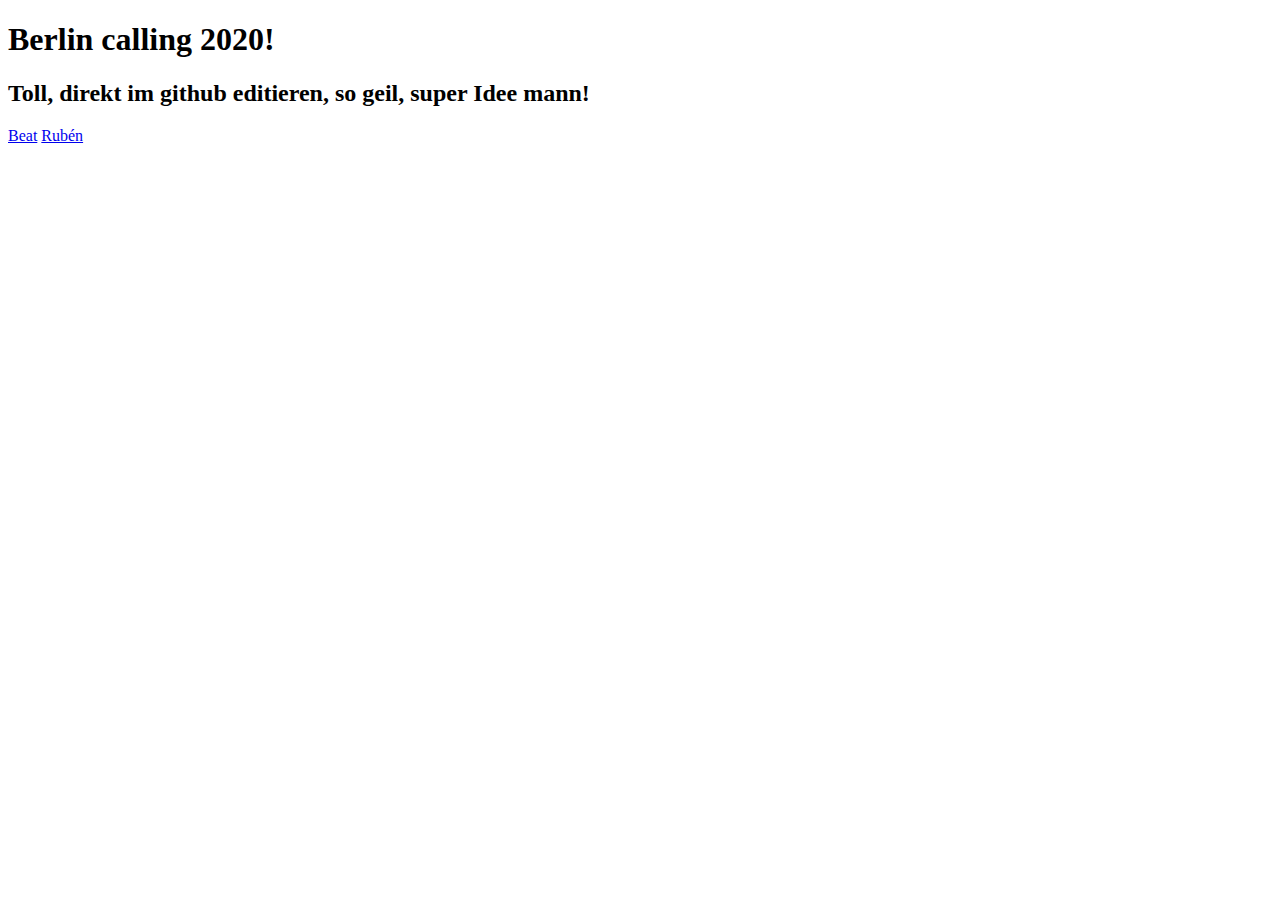
<file: index.html>
<!DOCTYPE html>
<html lang="de">
<head>
    <meta charset="UTF-8">
    <meta name="viewport" content="width=device-width, initial-scale=1.0">
    <meta http-equiv="X-UA-Compatible" content="ie=edge">
    <title>Lose Lose Situation</title>
</head>
<body>
    <h1>Berlin calling 2020!</h1>
    <h2>Toll, direkt im github editieren, so geil, super Idee mann!</h2>
    <a href="beat/">Beat</a>
    <a href="ruben/">Rubén</a>
</body>
</html>
</file>
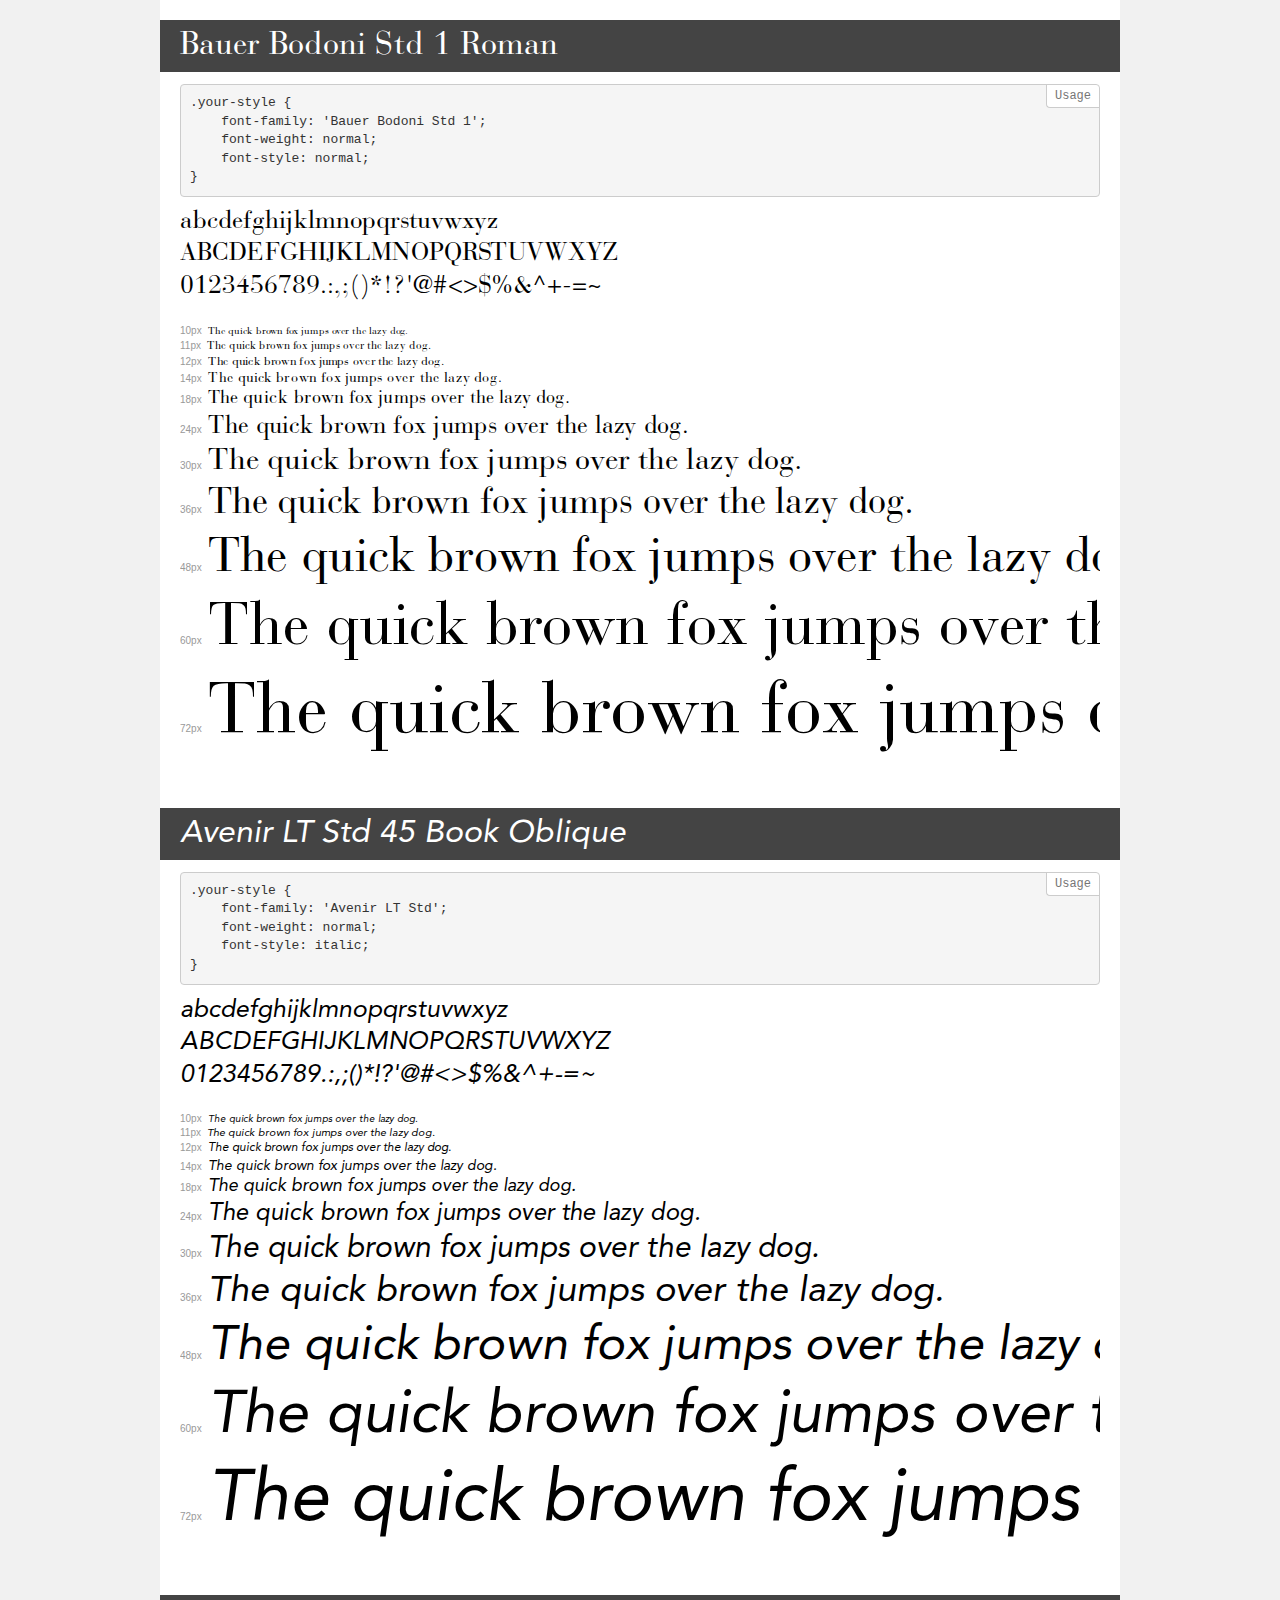
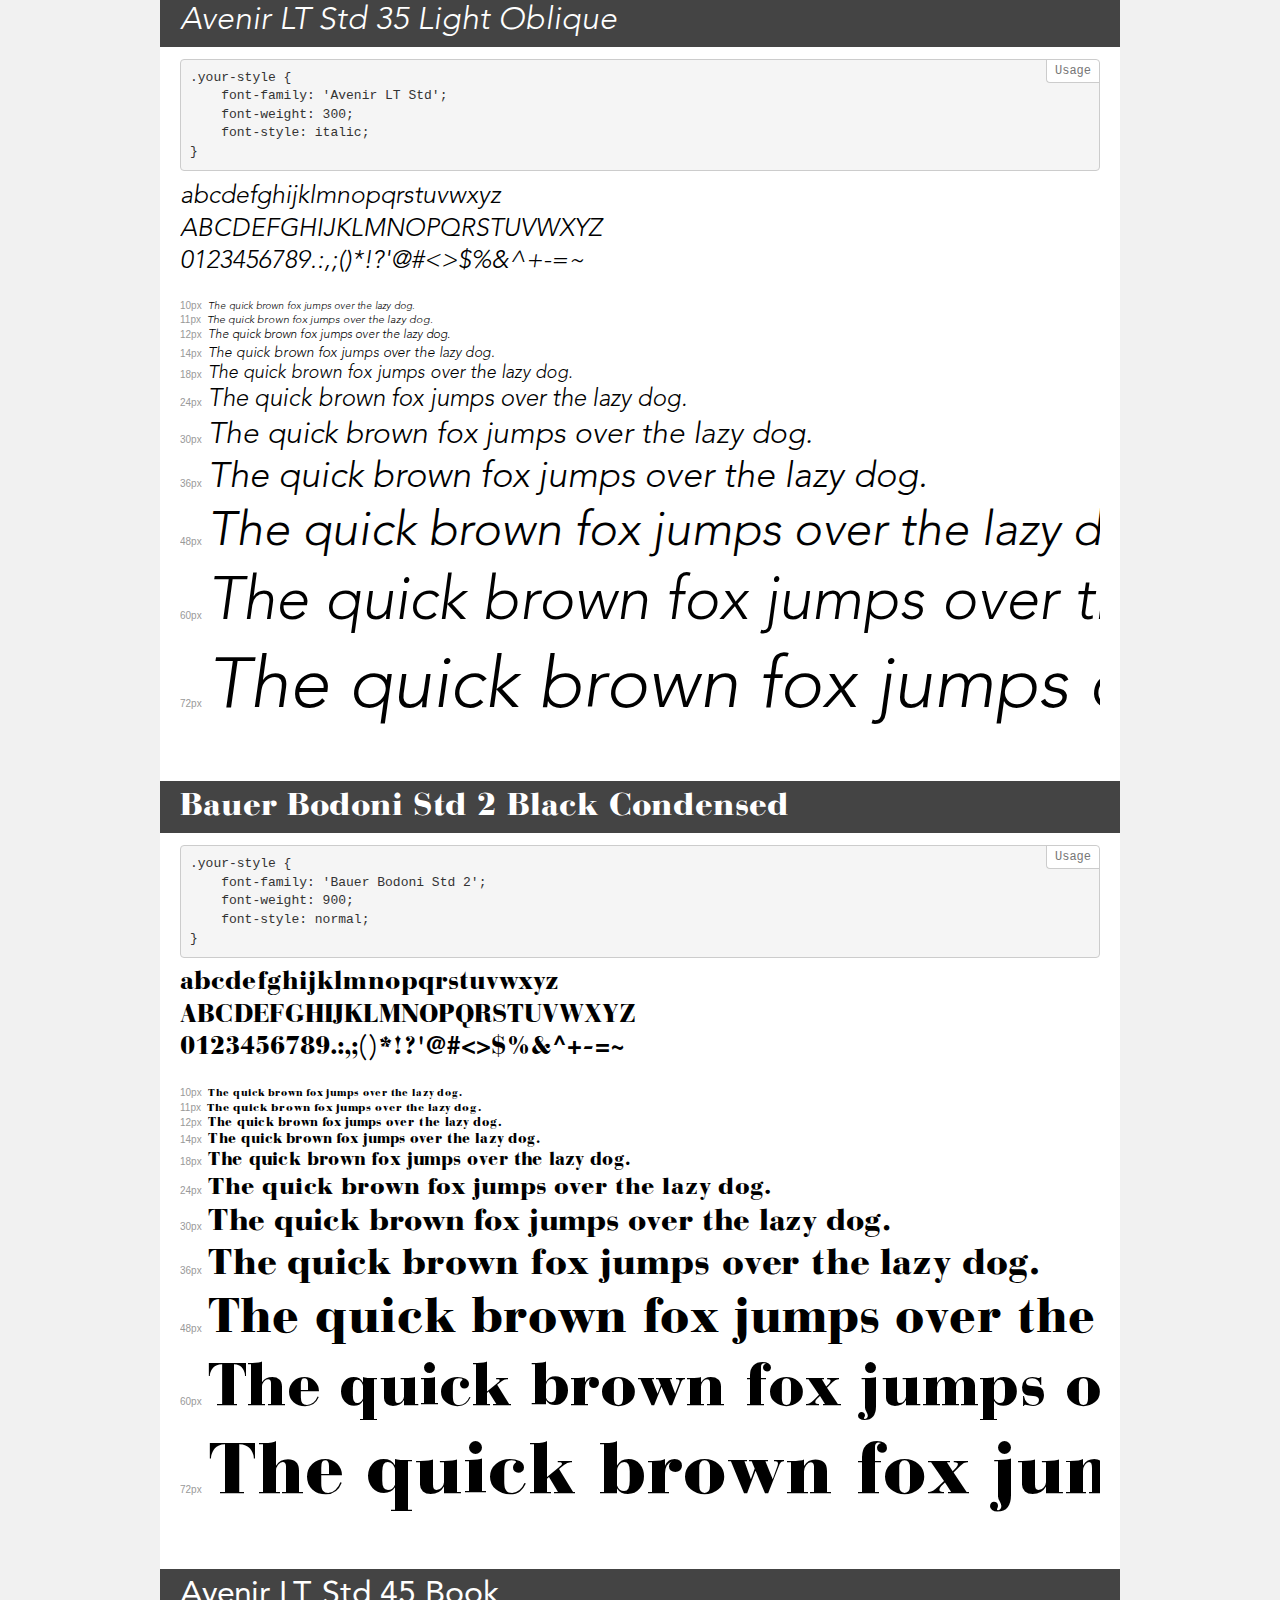
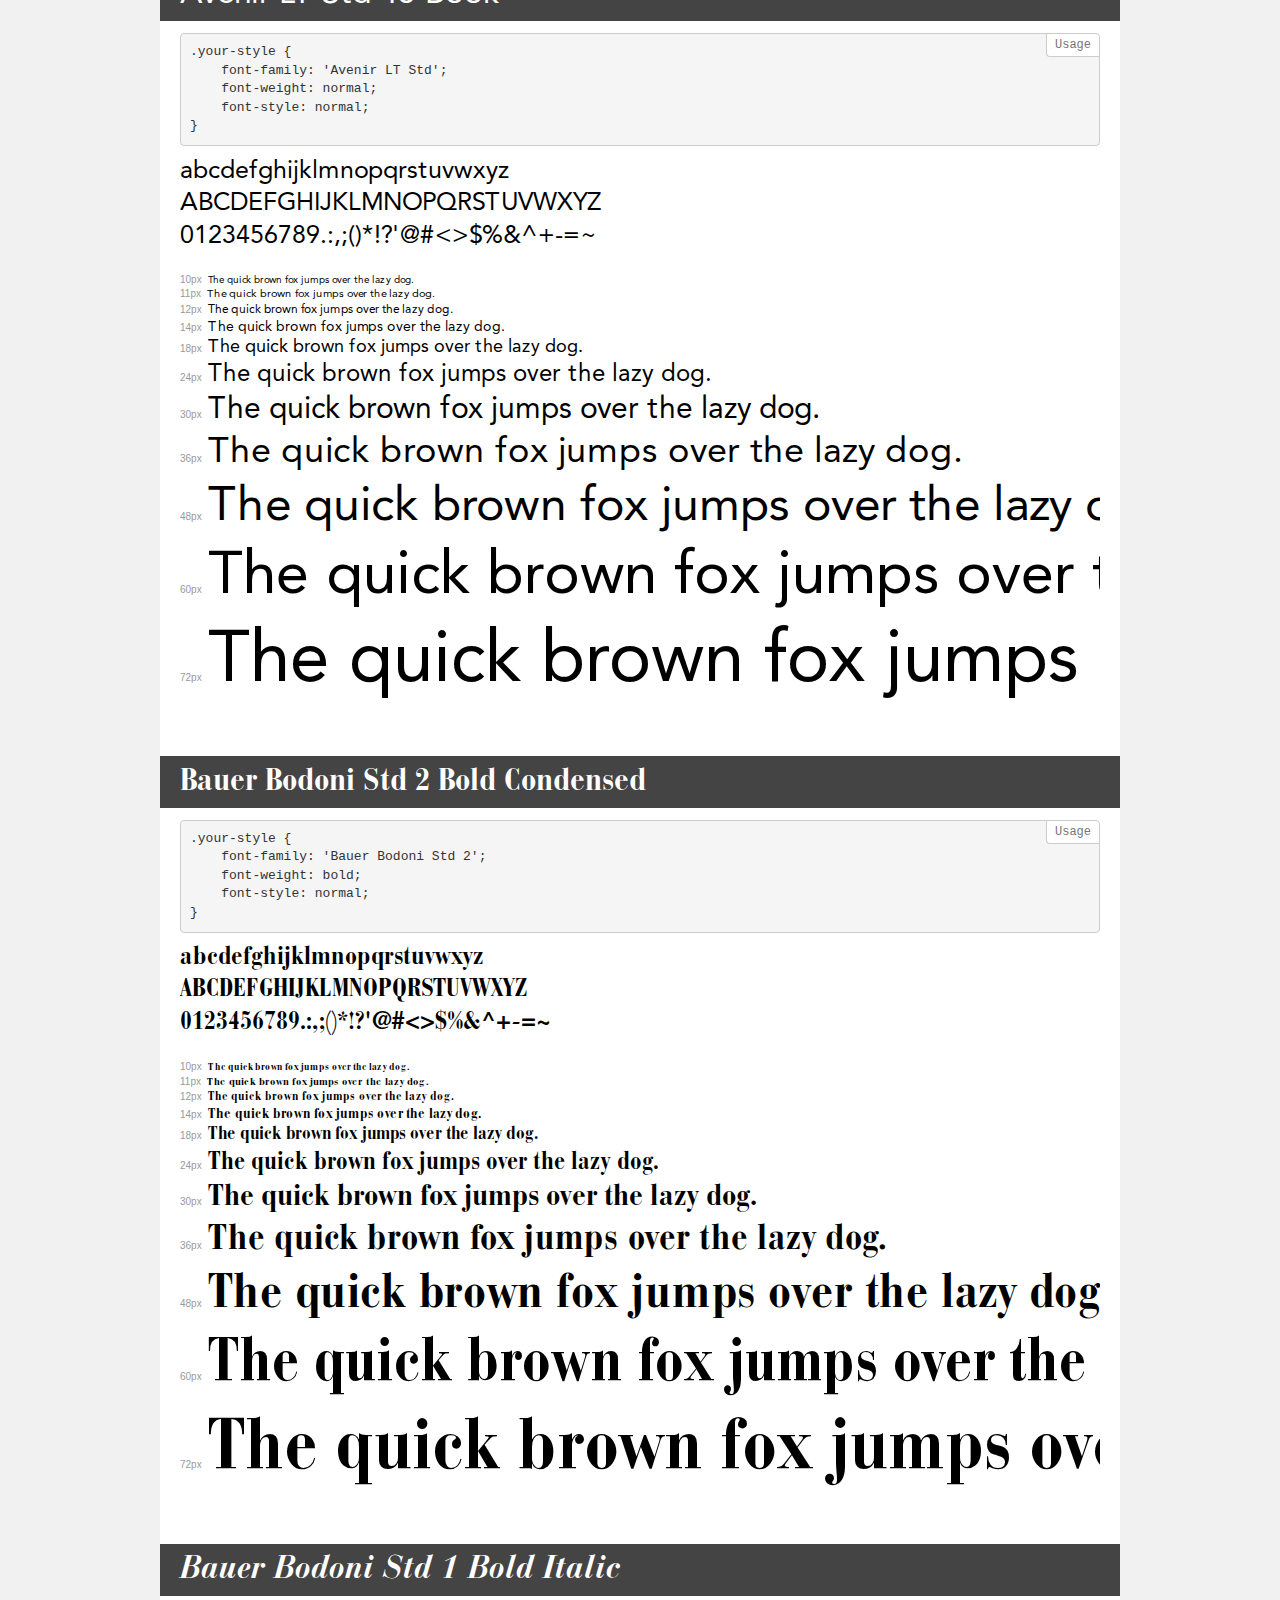
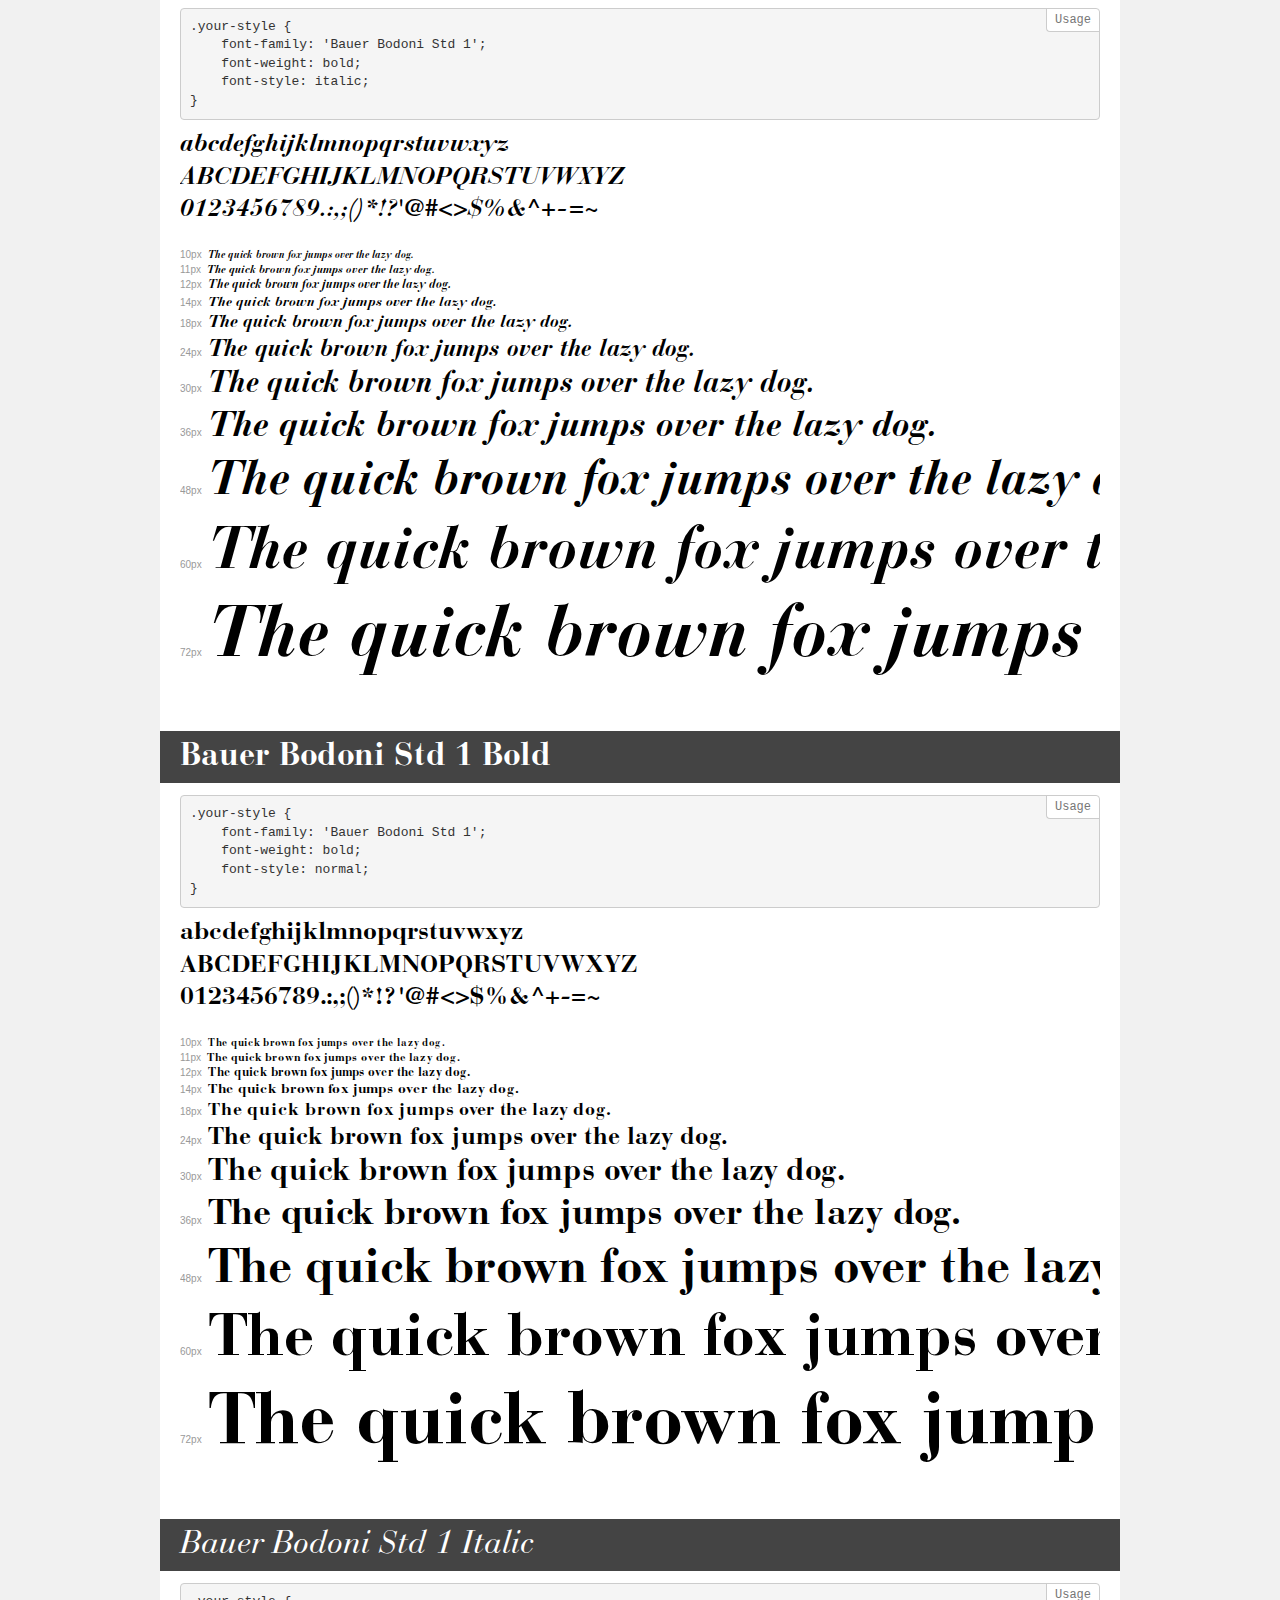
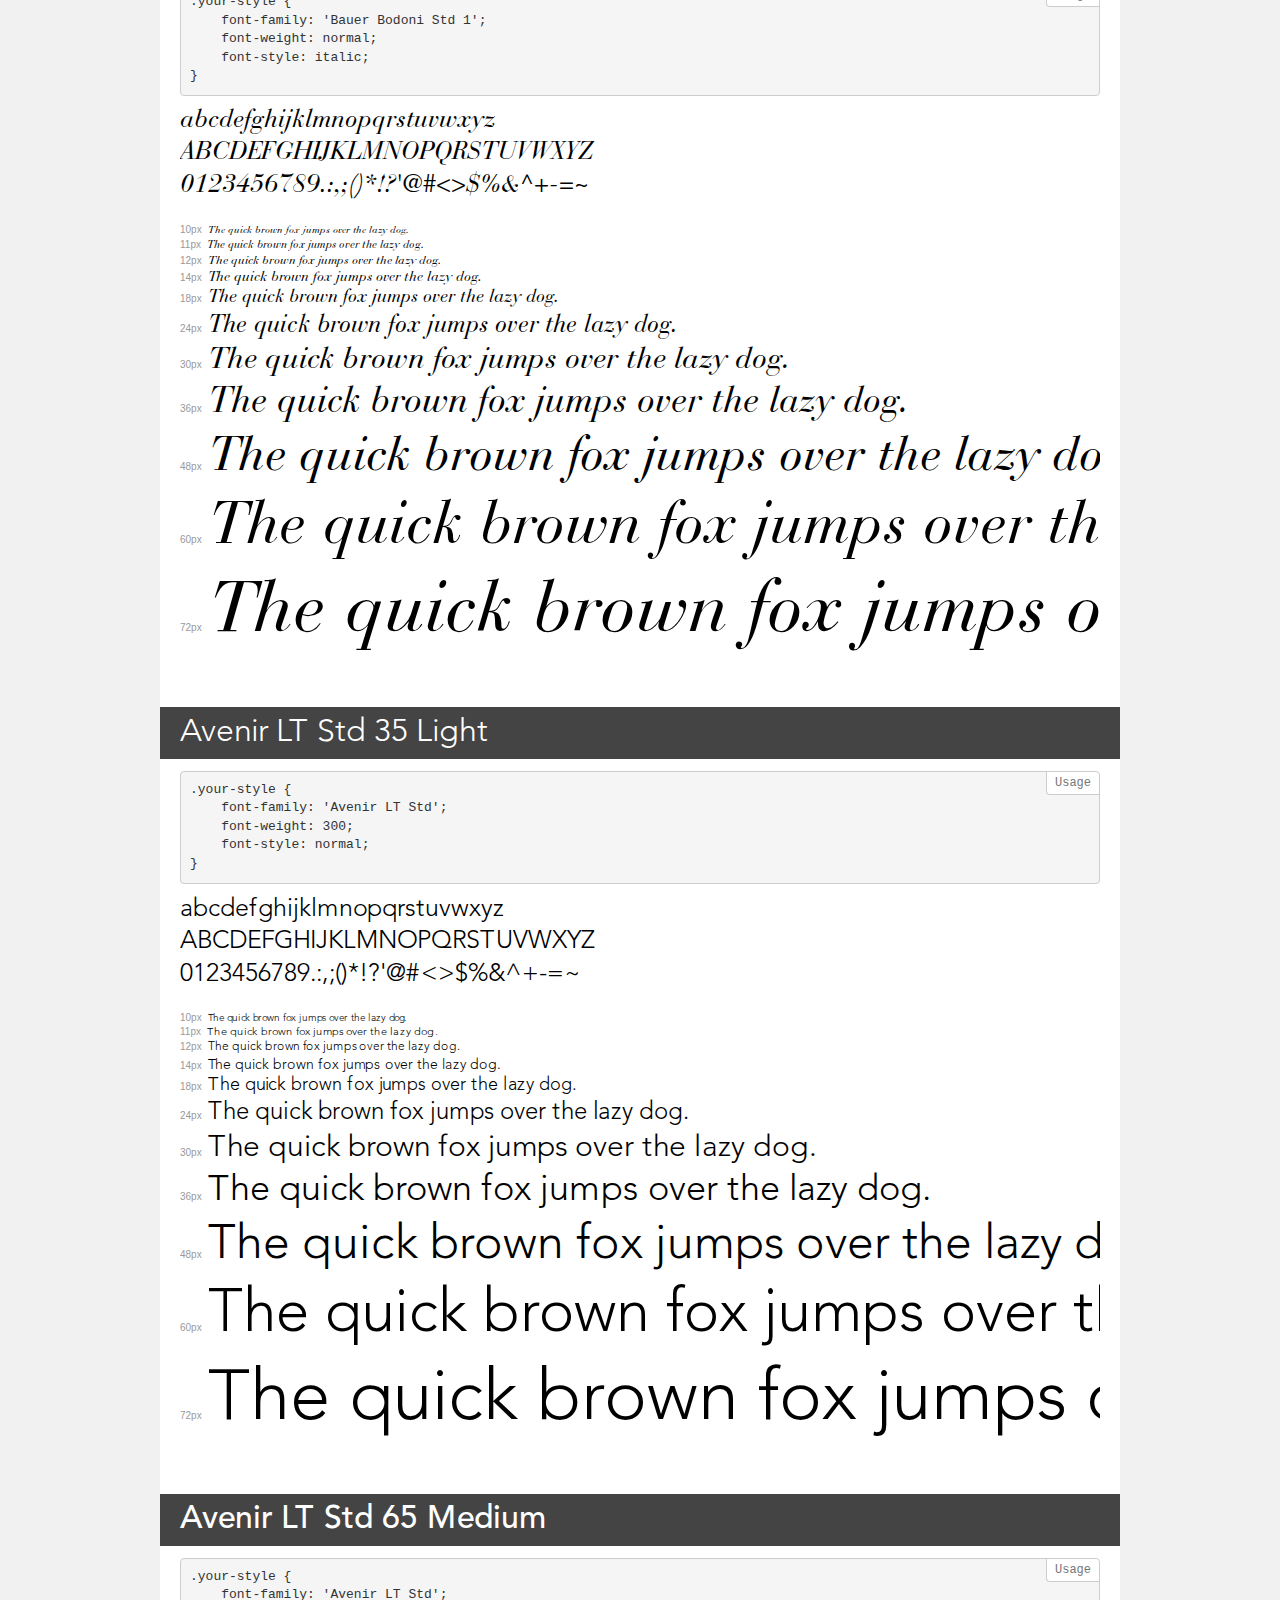
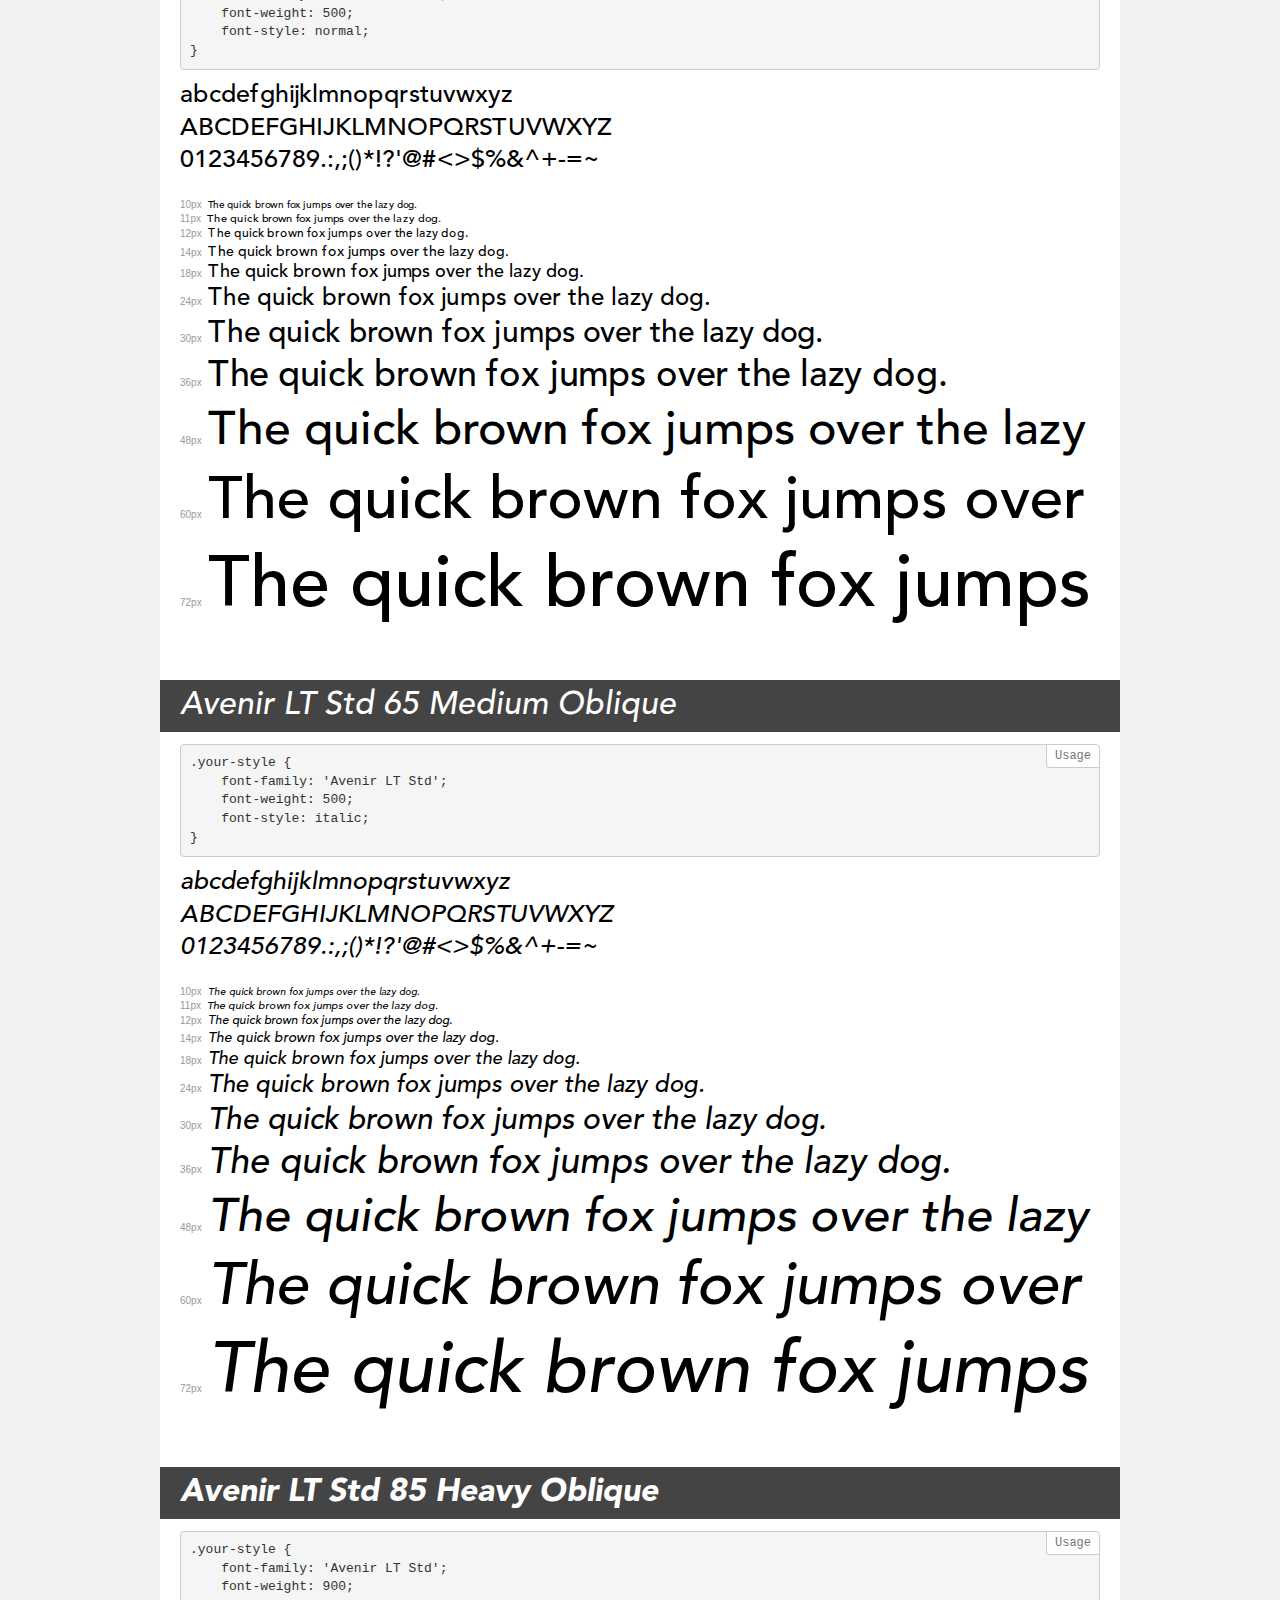
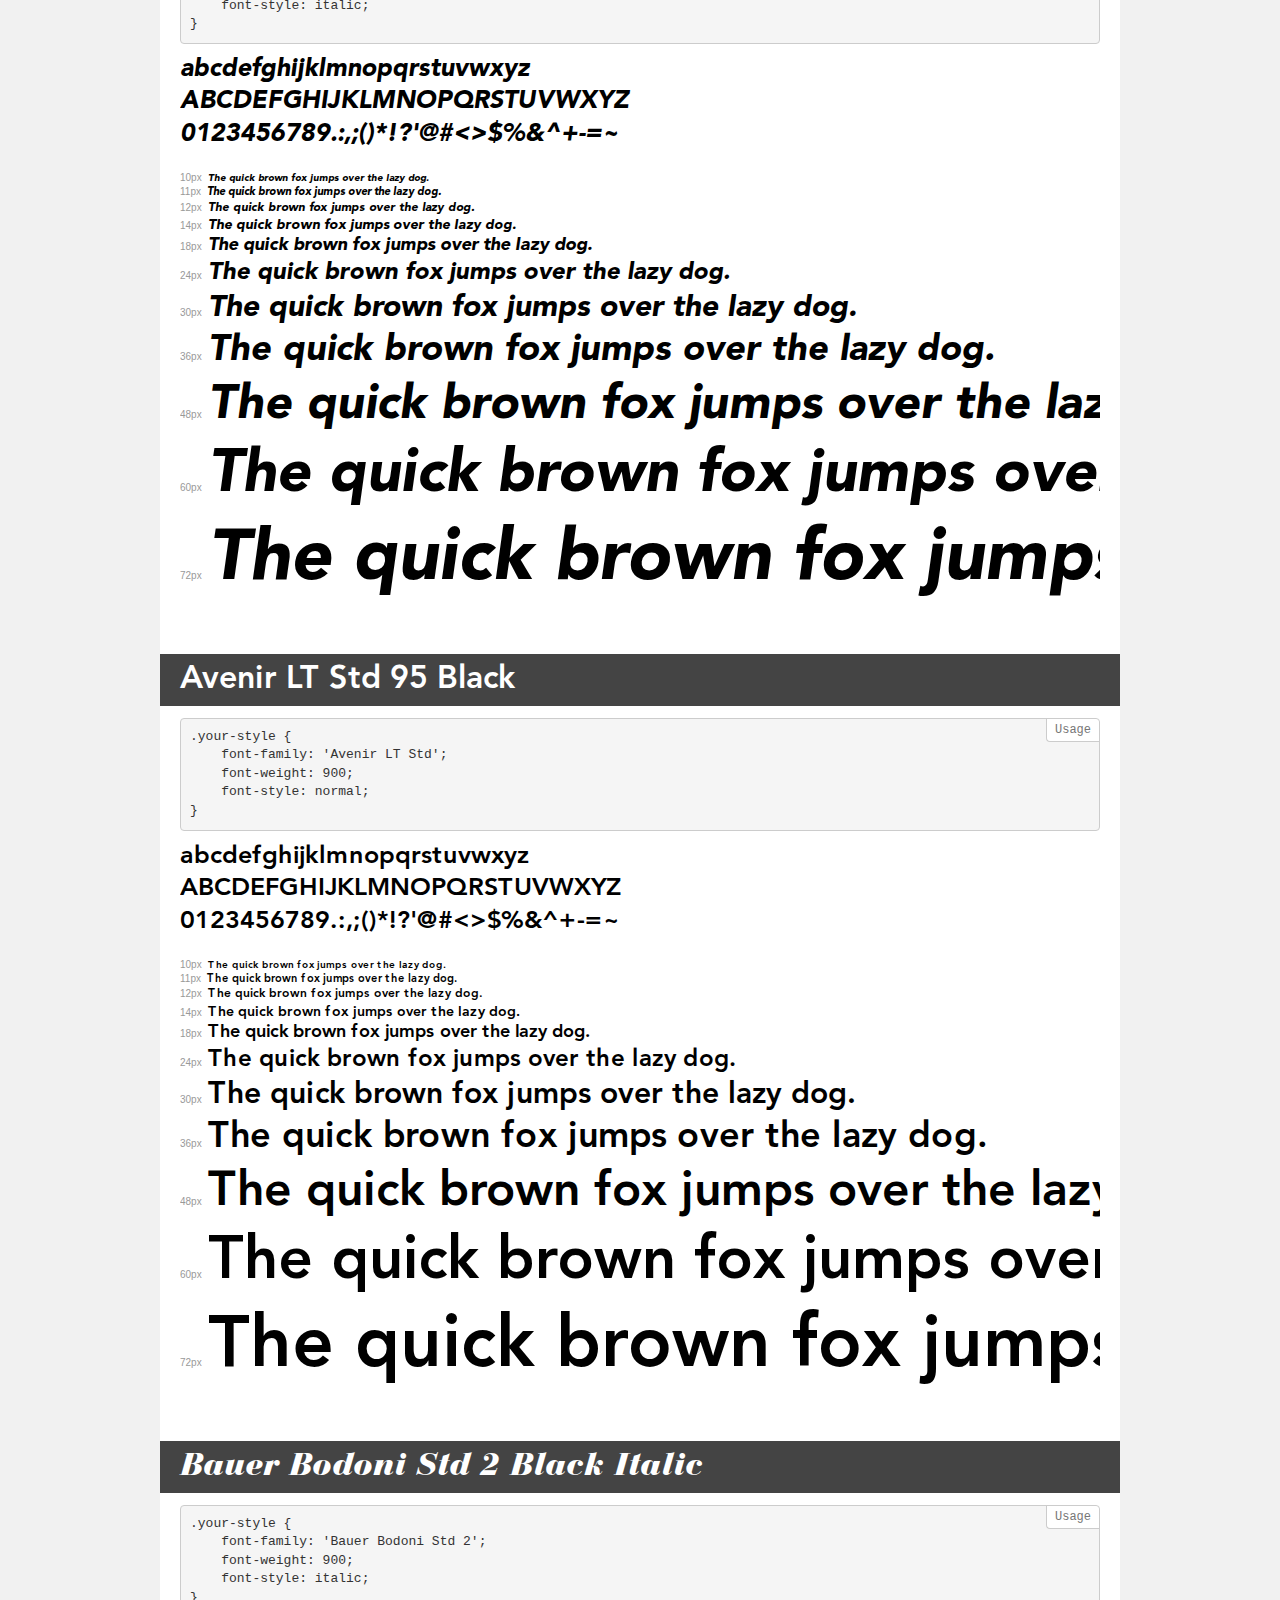
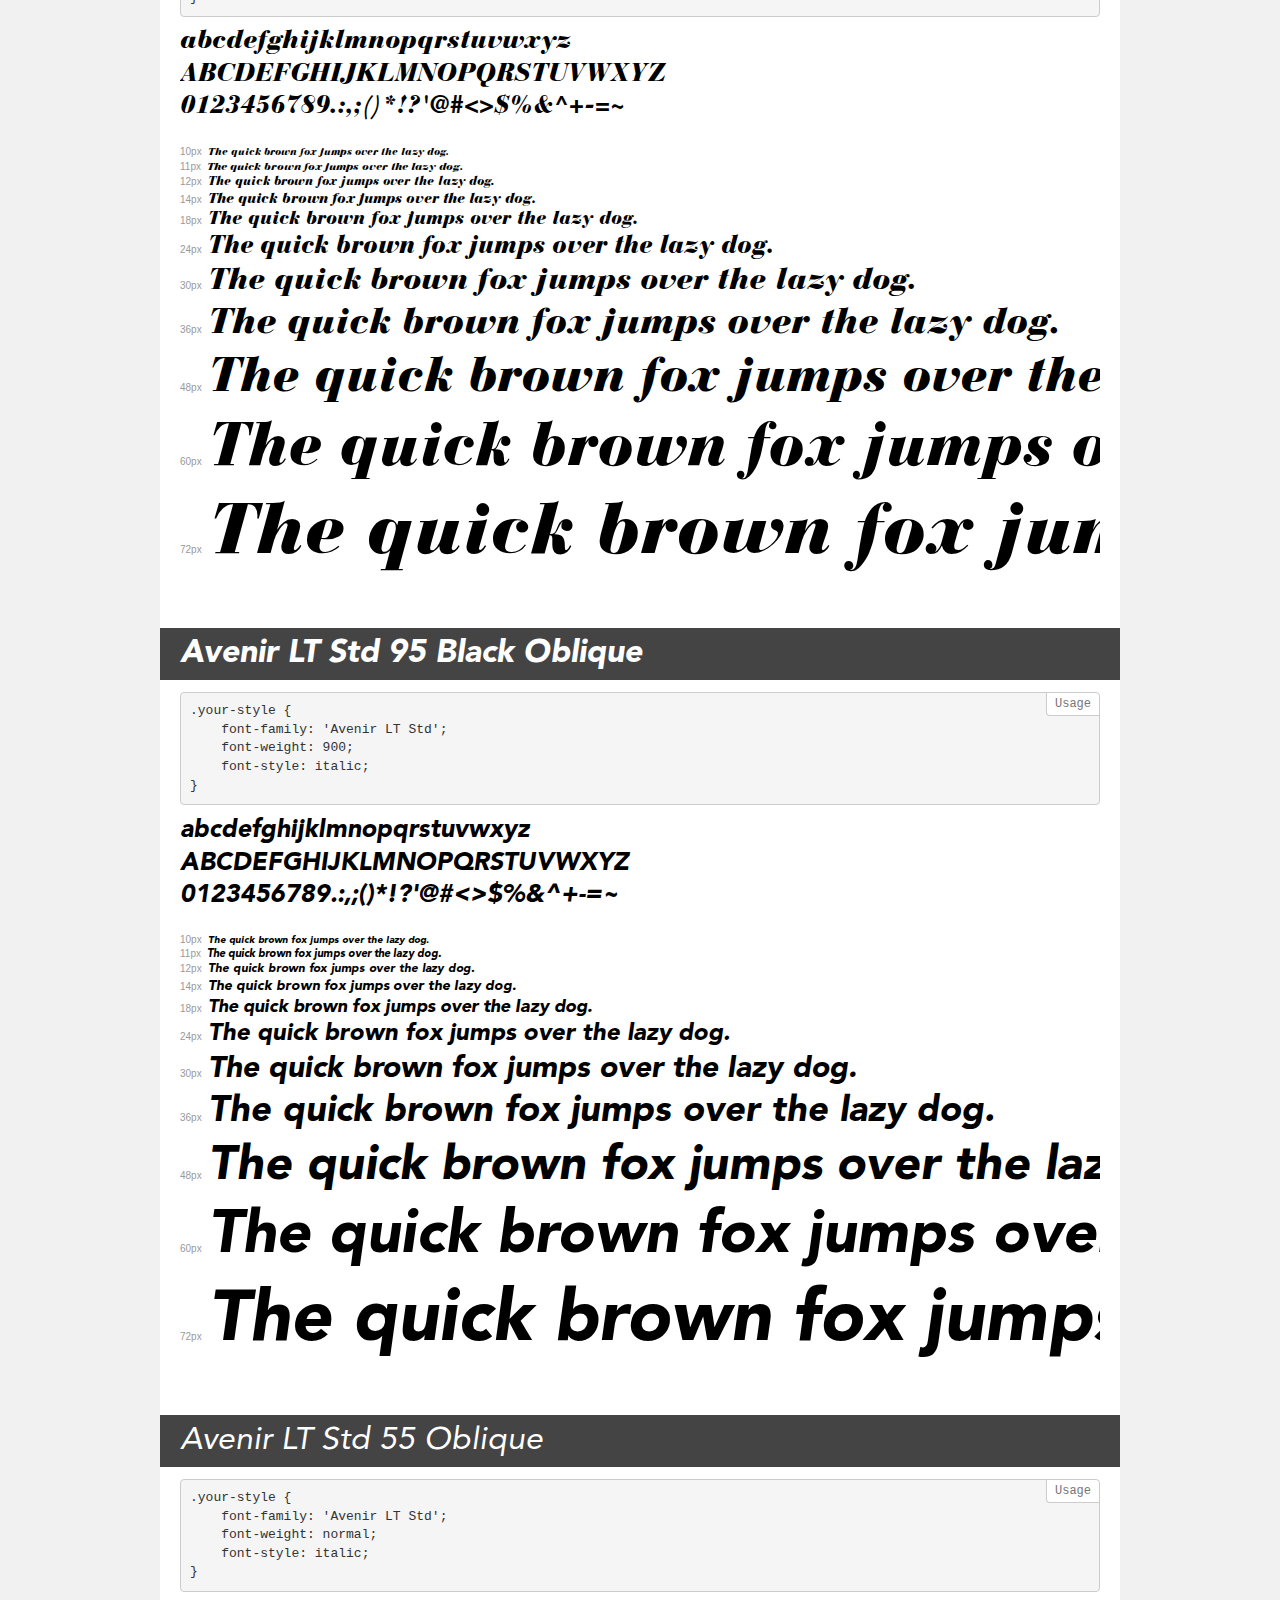
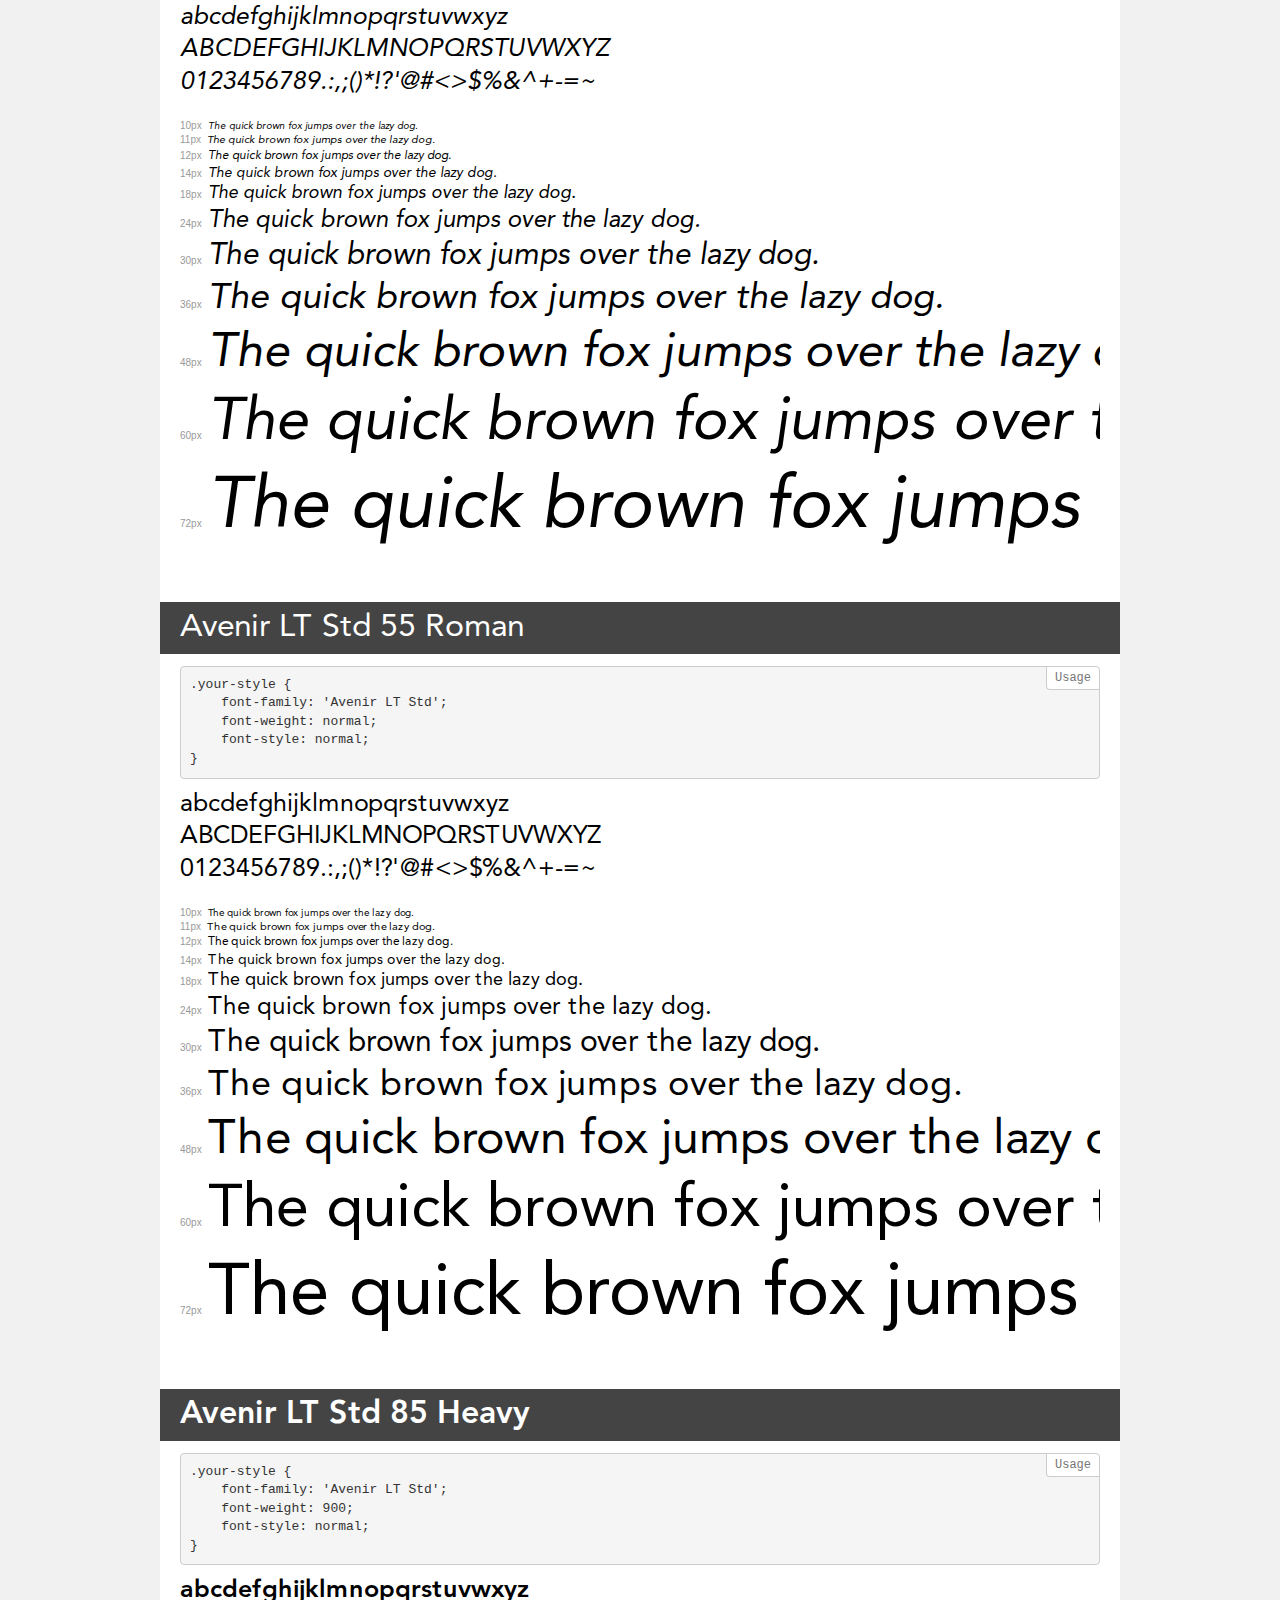
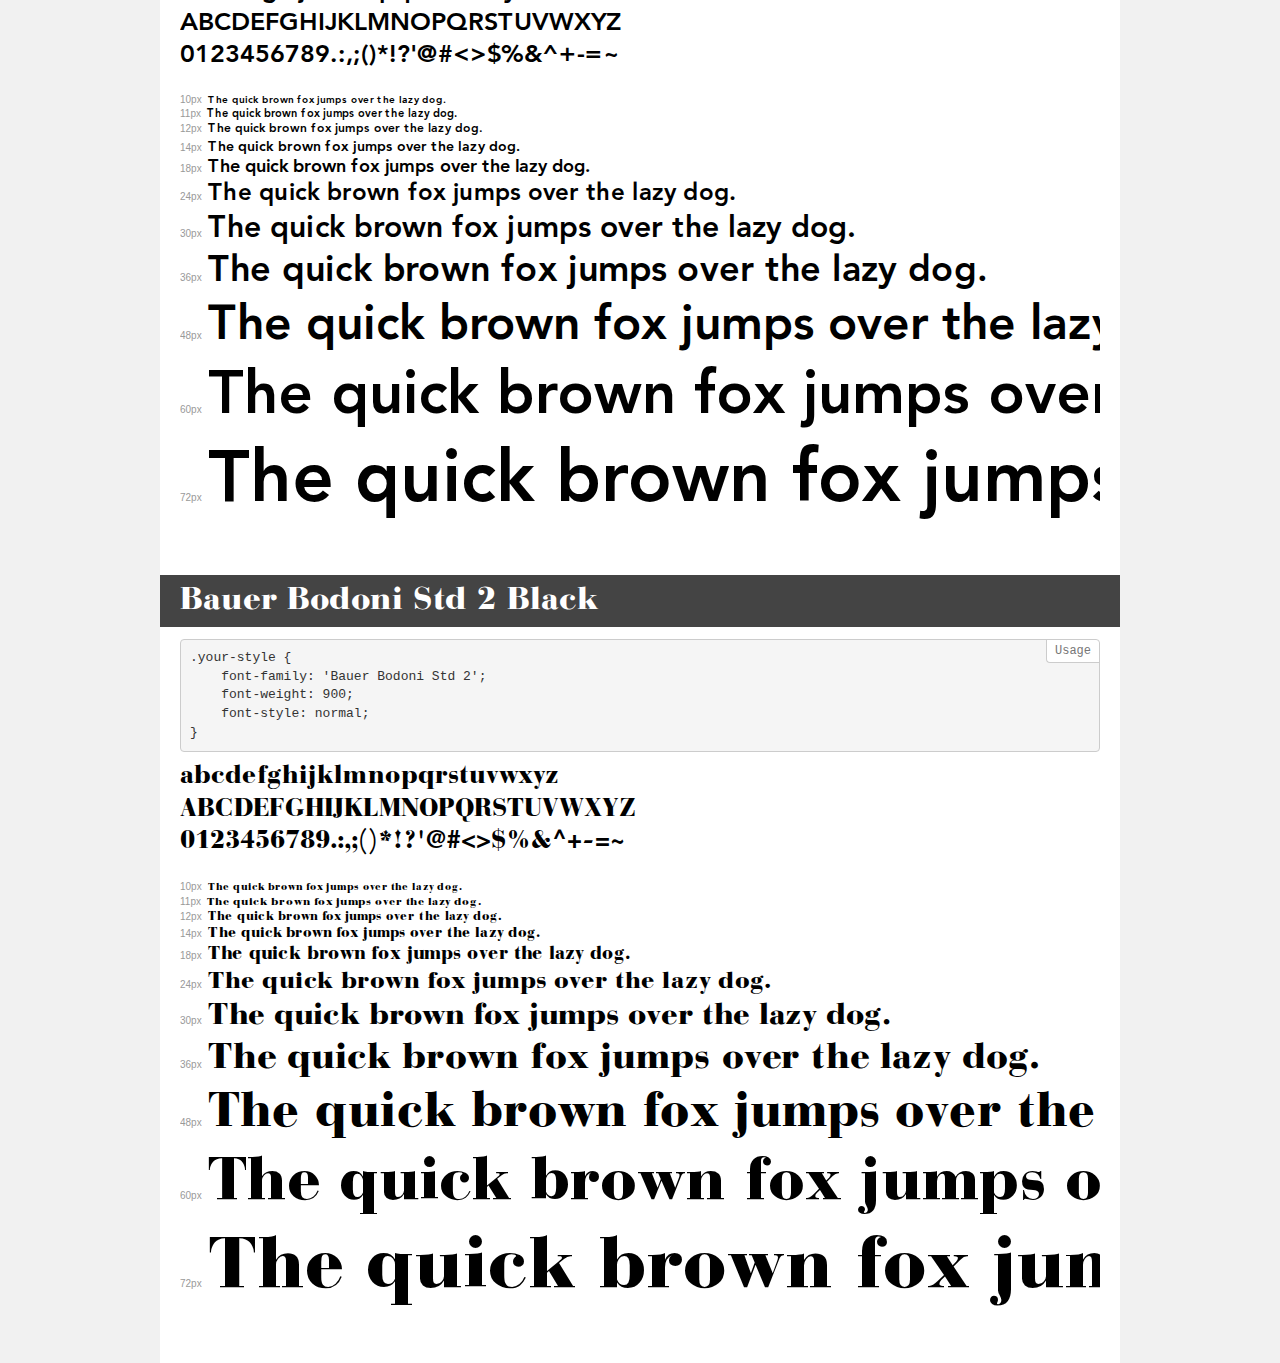
<file: beat/fonts/demo.html>
<!DOCTYPE html>
<html>
<head>
	<meta charset="utf-8">
	<meta http-equiv="X-UA-Compatible" content="IE=edge">
	<meta name="viewport" content="width=device-width, initial-scale=1">
	<meta name="robots" content="noindex, noarchive">
	<title>Transfonter demo</title>
	<link href="stylesheet.css" rel="stylesheet">
	<style>
		/*
		http://meyerweb.com/eric/tools/css/reset/
		v2.0 | 20110126
		License: none (public domain)
		*/
		html, body, div, span, applet, object, iframe,
		h1, h2, h3, h4, h5, h6, p, blockquote, pre,
		a, abbr, acronym, address, big, cite, code,
		del, dfn, em, img, ins, kbd, q, s, samp,
		small, strike, strong, sub, sup, tt, var,
		b, u, i, center,
		dl, dt, dd, ol, ul, li,
		fieldset, form, label, legend,
		table, caption, tbody, tfoot, thead, tr, th, td,
		article, aside, canvas, details, embed,
		figure, figcaption, footer, header, hgroup,
		menu, nav, output, ruby, section, summary,
		time, mark, audio, video {
			margin: 0;
			padding: 0;
			border: 0;
			font-size: 100%;
			font: inherit;
			vertical-align: baseline;
		}
		/* HTML5 display-role reset for older browsers */
		article, aside, details, figcaption, figure,
		footer, header, hgroup, menu, nav, section {
			display: block;
		}
		body {
			line-height: 1;
		}
		ol, ul {
			list-style: none;
		}
		blockquote, q {
			quotes: none;
		}
		blockquote:before, blockquote:after,
		q:before, q:after {
			content: '';
			content: none;
		}
		table {
			border-collapse: collapse;
			border-spacing: 0;
		}
		/* common styles */
		body {
			background: #f1f1f1;
			color: #000;
		}
		.page {
			background: #fff;
			width: 920px;
			margin: 0 auto;
			padding: 20px 20px 0 20px;
			overflow: hidden;
		}
		.font-container {
			overflow-x: auto;
			overflow-y: hidden;
			margin-bottom: 40px;
			line-height: 1.3;
			white-space: nowrap;
			padding-bottom: 5px;
		}
		h1 {
			position: relative;
			background: #444;
			font-size: 32px;
			color: #fff;
			padding: 10px 20px;
			margin: 0 -20px 12px -20px;
		}
		.letters {
			font-size: 25px;
			margin-bottom: 20px;
		}
		.s10:before {
			content: '10px';
		}
		.s11:before {
			content: '11px';
		}
		.s12:before {
			content: '12px';
		}
		.s14:before {
			content: '14px';
		}
		.s18:before {
			content: '18px';
		}
		.s24:before {
			content: '24px';
		}
		.s30:before {
			content: '30px';
		}
		.s36:before {
			content: '36px';
		}
		.s48:before {
			content: '48px';
		}
		.s60:before {
			content: '60px';
		}
		.s72:before {
			content: '72px';
		}
		.s10:before, .s11:before, .s12:before, .s14:before,
		.s18:before, .s24:before, .s30:before, .s36:before,
		.s48:before, .s60:before, .s72:before {
			font-family: Arial, sans-serif;
			font-size: 10px;
			font-weight: normal;
			font-style: normal;
			color: #999;
			padding-right: 6px;
		}
		pre {
			display: block;
			position: relative;
			padding: 9px;
			margin: 0 0 10px;
			font-family: Monaco, Menlo, Consolas, "Courier New", monospace !important;
			font-size: 13px;
			line-height: 1.428571429;
			color: #333;
			font-weight: normal !important;
			font-style: normal !important;
			background-color: #f5f5f5;
			border: 1px solid #ccc;
			overflow-x: auto;
			border-radius: 4px;
		}
		pre:after {
			display: block;
			position: absolute;
			right: 0;
			top: 0;
			content: 'Usage';
			line-height: 1;
			padding: 5px 8px;
			font-size: 12px;
			color: #767676;
			background-color: #fff;
			border: 1px solid #ccc;
			border-right: none;
			border-top: none;
			border-radius: 0 4px 0 4px;
			z-index: 10;
		}
		/* responsive */
		@media (max-width: 959px) {
			.page {
				width: auto;
				margin: 0;
			}
		}
	</style>
</head>
<body>
<div class="page">
	<div class="demo" style="font-family: 'Bauer Bodoni Std 1'; font-weight: normal; font-style: normal;">
		<h1>Bauer Bodoni Std 1 Roman</h1>
		<pre>.your-style {
    font-family: 'Bauer Bodoni Std 1';
    font-weight: normal;
    font-style: normal;
}</pre>
		<div class="font-container">
			<p class="letters">
				abcdefghijklmnopqrstuvwxyz <br />
				ABCDEFGHIJKLMNOPQRSTUVWXYZ <br />				0123456789.:,;()*!?'@#<>$%&^+-=~
			</p>
			<p class="s10" style="font-size: 10px;">The quick brown fox jumps over the lazy dog.</p>
			<p class="s11" style="font-size: 11px;">The quick brown fox jumps over the lazy dog.</p>
			<p class="s12" style="font-size: 12px;">The quick brown fox jumps over the lazy dog.</p>
			<p class="s14" style="font-size: 14px;">The quick brown fox jumps over the lazy dog.</p>
			<p class="s18" style="font-size: 18px;">The quick brown fox jumps over the lazy dog.</p>
			<p class="s24" style="font-size: 24px;">The quick brown fox jumps over the lazy dog.</p>
			<p class="s30" style="font-size: 30px;">The quick brown fox jumps over the lazy dog.</p>
			<p class="s36" style="font-size: 36px;">The quick brown fox jumps over the lazy dog.</p>
			<p class="s48" style="font-size: 48px;">The quick brown fox jumps over the lazy dog.</p>
			<p class="s60" style="font-size: 60px;">The quick brown fox jumps over the lazy dog.</p>
			<p class="s72" style="font-size: 72px;">The quick brown fox jumps over the lazy dog.</p>
		</div>
	</div>
	<div class="demo" style="font-family: 'Avenir LT Std'; font-weight: normal; font-style: italic;">
		<h1>Avenir LT Std 45 Book Oblique</h1>
		<pre>.your-style {
    font-family: 'Avenir LT Std';
    font-weight: normal;
    font-style: italic;
}</pre>
		<div class="font-container">
			<p class="letters">
				abcdefghijklmnopqrstuvwxyz <br />
				ABCDEFGHIJKLMNOPQRSTUVWXYZ <br />				0123456789.:,;()*!?'@#<>$%&^+-=~
			</p>
			<p class="s10" style="font-size: 10px;">The quick brown fox jumps over the lazy dog.</p>
			<p class="s11" style="font-size: 11px;">The quick brown fox jumps over the lazy dog.</p>
			<p class="s12" style="font-size: 12px;">The quick brown fox jumps over the lazy dog.</p>
			<p class="s14" style="font-size: 14px;">The quick brown fox jumps over the lazy dog.</p>
			<p class="s18" style="font-size: 18px;">The quick brown fox jumps over the lazy dog.</p>
			<p class="s24" style="font-size: 24px;">The quick brown fox jumps over the lazy dog.</p>
			<p class="s30" style="font-size: 30px;">The quick brown fox jumps over the lazy dog.</p>
			<p class="s36" style="font-size: 36px;">The quick brown fox jumps over the lazy dog.</p>
			<p class="s48" style="font-size: 48px;">The quick brown fox jumps over the lazy dog.</p>
			<p class="s60" style="font-size: 60px;">The quick brown fox jumps over the lazy dog.</p>
			<p class="s72" style="font-size: 72px;">The quick brown fox jumps over the lazy dog.</p>
		</div>
	</div>
	<div class="demo" style="font-family: 'Avenir LT Std'; font-weight: 300; font-style: italic;">
		<h1>Avenir LT Std 35 Light Oblique</h1>
		<pre>.your-style {
    font-family: 'Avenir LT Std';
    font-weight: 300;
    font-style: italic;
}</pre>
		<div class="font-container">
			<p class="letters">
				abcdefghijklmnopqrstuvwxyz <br />
				ABCDEFGHIJKLMNOPQRSTUVWXYZ <br />				0123456789.:,;()*!?'@#<>$%&^+-=~
			</p>
			<p class="s10" style="font-size: 10px;">The quick brown fox jumps over the lazy dog.</p>
			<p class="s11" style="font-size: 11px;">The quick brown fox jumps over the lazy dog.</p>
			<p class="s12" style="font-size: 12px;">The quick brown fox jumps over the lazy dog.</p>
			<p class="s14" style="font-size: 14px;">The quick brown fox jumps over the lazy dog.</p>
			<p class="s18" style="font-size: 18px;">The quick brown fox jumps over the lazy dog.</p>
			<p class="s24" style="font-size: 24px;">The quick brown fox jumps over the lazy dog.</p>
			<p class="s30" style="font-size: 30px;">The quick brown fox jumps over the lazy dog.</p>
			<p class="s36" style="font-size: 36px;">The quick brown fox jumps over the lazy dog.</p>
			<p class="s48" style="font-size: 48px;">The quick brown fox jumps over the lazy dog.</p>
			<p class="s60" style="font-size: 60px;">The quick brown fox jumps over the lazy dog.</p>
			<p class="s72" style="font-size: 72px;">The quick brown fox jumps over the lazy dog.</p>
		</div>
	</div>
	<div class="demo" style="font-family: 'Bauer Bodoni Std 2'; font-weight: 900; font-style: normal;">
		<h1>Bauer Bodoni Std 2 Black Condensed</h1>
		<pre>.your-style {
    font-family: 'Bauer Bodoni Std 2';
    font-weight: 900;
    font-style: normal;
}</pre>
		<div class="font-container">
			<p class="letters">
				abcdefghijklmnopqrstuvwxyz <br />
				ABCDEFGHIJKLMNOPQRSTUVWXYZ <br />				0123456789.:,;()*!?'@#<>$%&^+-=~
			</p>
			<p class="s10" style="font-size: 10px;">The quick brown fox jumps over the lazy dog.</p>
			<p class="s11" style="font-size: 11px;">The quick brown fox jumps over the lazy dog.</p>
			<p class="s12" style="font-size: 12px;">The quick brown fox jumps over the lazy dog.</p>
			<p class="s14" style="font-size: 14px;">The quick brown fox jumps over the lazy dog.</p>
			<p class="s18" style="font-size: 18px;">The quick brown fox jumps over the lazy dog.</p>
			<p class="s24" style="font-size: 24px;">The quick brown fox jumps over the lazy dog.</p>
			<p class="s30" style="font-size: 30px;">The quick brown fox jumps over the lazy dog.</p>
			<p class="s36" style="font-size: 36px;">The quick brown fox jumps over the lazy dog.</p>
			<p class="s48" style="font-size: 48px;">The quick brown fox jumps over the lazy dog.</p>
			<p class="s60" style="font-size: 60px;">The quick brown fox jumps over the lazy dog.</p>
			<p class="s72" style="font-size: 72px;">The quick brown fox jumps over the lazy dog.</p>
		</div>
	</div>
	<div class="demo" style="font-family: 'Avenir LT Std'; font-weight: normal; font-style: normal;">
		<h1>Avenir LT Std 45 Book</h1>
		<pre>.your-style {
    font-family: 'Avenir LT Std';
    font-weight: normal;
    font-style: normal;
}</pre>
		<div class="font-container">
			<p class="letters">
				abcdefghijklmnopqrstuvwxyz <br />
				ABCDEFGHIJKLMNOPQRSTUVWXYZ <br />				0123456789.:,;()*!?'@#<>$%&^+-=~
			</p>
			<p class="s10" style="font-size: 10px;">The quick brown fox jumps over the lazy dog.</p>
			<p class="s11" style="font-size: 11px;">The quick brown fox jumps over the lazy dog.</p>
			<p class="s12" style="font-size: 12px;">The quick brown fox jumps over the lazy dog.</p>
			<p class="s14" style="font-size: 14px;">The quick brown fox jumps over the lazy dog.</p>
			<p class="s18" style="font-size: 18px;">The quick brown fox jumps over the lazy dog.</p>
			<p class="s24" style="font-size: 24px;">The quick brown fox jumps over the lazy dog.</p>
			<p class="s30" style="font-size: 30px;">The quick brown fox jumps over the lazy dog.</p>
			<p class="s36" style="font-size: 36px;">The quick brown fox jumps over the lazy dog.</p>
			<p class="s48" style="font-size: 48px;">The quick brown fox jumps over the lazy dog.</p>
			<p class="s60" style="font-size: 60px;">The quick brown fox jumps over the lazy dog.</p>
			<p class="s72" style="font-size: 72px;">The quick brown fox jumps over the lazy dog.</p>
		</div>
	</div>
	<div class="demo" style="font-family: 'Bauer Bodoni Std 2'; font-weight: bold; font-style: normal;">
		<h1>Bauer Bodoni Std 2 Bold Condensed</h1>
		<pre>.your-style {
    font-family: 'Bauer Bodoni Std 2';
    font-weight: bold;
    font-style: normal;
}</pre>
		<div class="font-container">
			<p class="letters">
				abcdefghijklmnopqrstuvwxyz <br />
				ABCDEFGHIJKLMNOPQRSTUVWXYZ <br />				0123456789.:,;()*!?'@#<>$%&^+-=~
			</p>
			<p class="s10" style="font-size: 10px;">The quick brown fox jumps over the lazy dog.</p>
			<p class="s11" style="font-size: 11px;">The quick brown fox jumps over the lazy dog.</p>
			<p class="s12" style="font-size: 12px;">The quick brown fox jumps over the lazy dog.</p>
			<p class="s14" style="font-size: 14px;">The quick brown fox jumps over the lazy dog.</p>
			<p class="s18" style="font-size: 18px;">The quick brown fox jumps over the lazy dog.</p>
			<p class="s24" style="font-size: 24px;">The quick brown fox jumps over the lazy dog.</p>
			<p class="s30" style="font-size: 30px;">The quick brown fox jumps over the lazy dog.</p>
			<p class="s36" style="font-size: 36px;">The quick brown fox jumps over the lazy dog.</p>
			<p class="s48" style="font-size: 48px;">The quick brown fox jumps over the lazy dog.</p>
			<p class="s60" style="font-size: 60px;">The quick brown fox jumps over the lazy dog.</p>
			<p class="s72" style="font-size: 72px;">The quick brown fox jumps over the lazy dog.</p>
		</div>
	</div>
	<div class="demo" style="font-family: 'Bauer Bodoni Std 1'; font-weight: bold; font-style: italic;">
		<h1>Bauer Bodoni Std 1 Bold Italic</h1>
		<pre>.your-style {
    font-family: 'Bauer Bodoni Std 1';
    font-weight: bold;
    font-style: italic;
}</pre>
		<div class="font-container">
			<p class="letters">
				abcdefghijklmnopqrstuvwxyz <br />
				ABCDEFGHIJKLMNOPQRSTUVWXYZ <br />				0123456789.:,;()*!?'@#<>$%&^+-=~
			</p>
			<p class="s10" style="font-size: 10px;">The quick brown fox jumps over the lazy dog.</p>
			<p class="s11" style="font-size: 11px;">The quick brown fox jumps over the lazy dog.</p>
			<p class="s12" style="font-size: 12px;">The quick brown fox jumps over the lazy dog.</p>
			<p class="s14" style="font-size: 14px;">The quick brown fox jumps over the lazy dog.</p>
			<p class="s18" style="font-size: 18px;">The quick brown fox jumps over the lazy dog.</p>
			<p class="s24" style="font-size: 24px;">The quick brown fox jumps over the lazy dog.</p>
			<p class="s30" style="font-size: 30px;">The quick brown fox jumps over the lazy dog.</p>
			<p class="s36" style="font-size: 36px;">The quick brown fox jumps over the lazy dog.</p>
			<p class="s48" style="font-size: 48px;">The quick brown fox jumps over the lazy dog.</p>
			<p class="s60" style="font-size: 60px;">The quick brown fox jumps over the lazy dog.</p>
			<p class="s72" style="font-size: 72px;">The quick brown fox jumps over the lazy dog.</p>
		</div>
	</div>
	<div class="demo" style="font-family: 'Bauer Bodoni Std 1'; font-weight: bold; font-style: normal;">
		<h1>Bauer Bodoni Std 1 Bold</h1>
		<pre>.your-style {
    font-family: 'Bauer Bodoni Std 1';
    font-weight: bold;
    font-style: normal;
}</pre>
		<div class="font-container">
			<p class="letters">
				abcdefghijklmnopqrstuvwxyz <br />
				ABCDEFGHIJKLMNOPQRSTUVWXYZ <br />				0123456789.:,;()*!?'@#<>$%&^+-=~
			</p>
			<p class="s10" style="font-size: 10px;">The quick brown fox jumps over the lazy dog.</p>
			<p class="s11" style="font-size: 11px;">The quick brown fox jumps over the lazy dog.</p>
			<p class="s12" style="font-size: 12px;">The quick brown fox jumps over the lazy dog.</p>
			<p class="s14" style="font-size: 14px;">The quick brown fox jumps over the lazy dog.</p>
			<p class="s18" style="font-size: 18px;">The quick brown fox jumps over the lazy dog.</p>
			<p class="s24" style="font-size: 24px;">The quick brown fox jumps over the lazy dog.</p>
			<p class="s30" style="font-size: 30px;">The quick brown fox jumps over the lazy dog.</p>
			<p class="s36" style="font-size: 36px;">The quick brown fox jumps over the lazy dog.</p>
			<p class="s48" style="font-size: 48px;">The quick brown fox jumps over the lazy dog.</p>
			<p class="s60" style="font-size: 60px;">The quick brown fox jumps over the lazy dog.</p>
			<p class="s72" style="font-size: 72px;">The quick brown fox jumps over the lazy dog.</p>
		</div>
	</div>
	<div class="demo" style="font-family: 'Bauer Bodoni Std 1'; font-weight: normal; font-style: italic;">
		<h1>Bauer Bodoni Std 1 Italic</h1>
		<pre>.your-style {
    font-family: 'Bauer Bodoni Std 1';
    font-weight: normal;
    font-style: italic;
}</pre>
		<div class="font-container">
			<p class="letters">
				abcdefghijklmnopqrstuvwxyz <br />
				ABCDEFGHIJKLMNOPQRSTUVWXYZ <br />				0123456789.:,;()*!?'@#<>$%&^+-=~
			</p>
			<p class="s10" style="font-size: 10px;">The quick brown fox jumps over the lazy dog.</p>
			<p class="s11" style="font-size: 11px;">The quick brown fox jumps over the lazy dog.</p>
			<p class="s12" style="font-size: 12px;">The quick brown fox jumps over the lazy dog.</p>
			<p class="s14" style="font-size: 14px;">The quick brown fox jumps over the lazy dog.</p>
			<p class="s18" style="font-size: 18px;">The quick brown fox jumps over the lazy dog.</p>
			<p class="s24" style="font-size: 24px;">The quick brown fox jumps over the lazy dog.</p>
			<p class="s30" style="font-size: 30px;">The quick brown fox jumps over the lazy dog.</p>
			<p class="s36" style="font-size: 36px;">The quick brown fox jumps over the lazy dog.</p>
			<p class="s48" style="font-size: 48px;">The quick brown fox jumps over the lazy dog.</p>
			<p class="s60" style="font-size: 60px;">The quick brown fox jumps over the lazy dog.</p>
			<p class="s72" style="font-size: 72px;">The quick brown fox jumps over the lazy dog.</p>
		</div>
	</div>
	<div class="demo" style="font-family: 'Avenir LT Std'; font-weight: 300; font-style: normal;">
		<h1>Avenir LT Std 35 Light</h1>
		<pre>.your-style {
    font-family: 'Avenir LT Std';
    font-weight: 300;
    font-style: normal;
}</pre>
		<div class="font-container">
			<p class="letters">
				abcdefghijklmnopqrstuvwxyz <br />
				ABCDEFGHIJKLMNOPQRSTUVWXYZ <br />				0123456789.:,;()*!?'@#<>$%&^+-=~
			</p>
			<p class="s10" style="font-size: 10px;">The quick brown fox jumps over the lazy dog.</p>
			<p class="s11" style="font-size: 11px;">The quick brown fox jumps over the lazy dog.</p>
			<p class="s12" style="font-size: 12px;">The quick brown fox jumps over the lazy dog.</p>
			<p class="s14" style="font-size: 14px;">The quick brown fox jumps over the lazy dog.</p>
			<p class="s18" style="font-size: 18px;">The quick brown fox jumps over the lazy dog.</p>
			<p class="s24" style="font-size: 24px;">The quick brown fox jumps over the lazy dog.</p>
			<p class="s30" style="font-size: 30px;">The quick brown fox jumps over the lazy dog.</p>
			<p class="s36" style="font-size: 36px;">The quick brown fox jumps over the lazy dog.</p>
			<p class="s48" style="font-size: 48px;">The quick brown fox jumps over the lazy dog.</p>
			<p class="s60" style="font-size: 60px;">The quick brown fox jumps over the lazy dog.</p>
			<p class="s72" style="font-size: 72px;">The quick brown fox jumps over the lazy dog.</p>
		</div>
	</div>
	<div class="demo" style="font-family: 'Avenir LT Std'; font-weight: 500; font-style: normal;">
		<h1>Avenir LT Std 65 Medium</h1>
		<pre>.your-style {
    font-family: 'Avenir LT Std';
    font-weight: 500;
    font-style: normal;
}</pre>
		<div class="font-container">
			<p class="letters">
				abcdefghijklmnopqrstuvwxyz <br />
				ABCDEFGHIJKLMNOPQRSTUVWXYZ <br />				0123456789.:,;()*!?'@#<>$%&^+-=~
			</p>
			<p class="s10" style="font-size: 10px;">The quick brown fox jumps over the lazy dog.</p>
			<p class="s11" style="font-size: 11px;">The quick brown fox jumps over the lazy dog.</p>
			<p class="s12" style="font-size: 12px;">The quick brown fox jumps over the lazy dog.</p>
			<p class="s14" style="font-size: 14px;">The quick brown fox jumps over the lazy dog.</p>
			<p class="s18" style="font-size: 18px;">The quick brown fox jumps over the lazy dog.</p>
			<p class="s24" style="font-size: 24px;">The quick brown fox jumps over the lazy dog.</p>
			<p class="s30" style="font-size: 30px;">The quick brown fox jumps over the lazy dog.</p>
			<p class="s36" style="font-size: 36px;">The quick brown fox jumps over the lazy dog.</p>
			<p class="s48" style="font-size: 48px;">The quick brown fox jumps over the lazy dog.</p>
			<p class="s60" style="font-size: 60px;">The quick brown fox jumps over the lazy dog.</p>
			<p class="s72" style="font-size: 72px;">The quick brown fox jumps over the lazy dog.</p>
		</div>
	</div>
	<div class="demo" style="font-family: 'Avenir LT Std'; font-weight: 500; font-style: italic;">
		<h1>Avenir LT Std 65 Medium Oblique</h1>
		<pre>.your-style {
    font-family: 'Avenir LT Std';
    font-weight: 500;
    font-style: italic;
}</pre>
		<div class="font-container">
			<p class="letters">
				abcdefghijklmnopqrstuvwxyz <br />
				ABCDEFGHIJKLMNOPQRSTUVWXYZ <br />				0123456789.:,;()*!?'@#<>$%&^+-=~
			</p>
			<p class="s10" style="font-size: 10px;">The quick brown fox jumps over the lazy dog.</p>
			<p class="s11" style="font-size: 11px;">The quick brown fox jumps over the lazy dog.</p>
			<p class="s12" style="font-size: 12px;">The quick brown fox jumps over the lazy dog.</p>
			<p class="s14" style="font-size: 14px;">The quick brown fox jumps over the lazy dog.</p>
			<p class="s18" style="font-size: 18px;">The quick brown fox jumps over the lazy dog.</p>
			<p class="s24" style="font-size: 24px;">The quick brown fox jumps over the lazy dog.</p>
			<p class="s30" style="font-size: 30px;">The quick brown fox jumps over the lazy dog.</p>
			<p class="s36" style="font-size: 36px;">The quick brown fox jumps over the lazy dog.</p>
			<p class="s48" style="font-size: 48px;">The quick brown fox jumps over the lazy dog.</p>
			<p class="s60" style="font-size: 60px;">The quick brown fox jumps over the lazy dog.</p>
			<p class="s72" style="font-size: 72px;">The quick brown fox jumps over the lazy dog.</p>
		</div>
	</div>
	<div class="demo" style="font-family: 'Avenir LT Std'; font-weight: 900; font-style: italic;">
		<h1>Avenir LT Std 85 Heavy Oblique</h1>
		<pre>.your-style {
    font-family: 'Avenir LT Std';
    font-weight: 900;
    font-style: italic;
}</pre>
		<div class="font-container">
			<p class="letters">
				abcdefghijklmnopqrstuvwxyz <br />
				ABCDEFGHIJKLMNOPQRSTUVWXYZ <br />				0123456789.:,;()*!?'@#<>$%&^+-=~
			</p>
			<p class="s10" style="font-size: 10px;">The quick brown fox jumps over the lazy dog.</p>
			<p class="s11" style="font-size: 11px;">The quick brown fox jumps over the lazy dog.</p>
			<p class="s12" style="font-size: 12px;">The quick brown fox jumps over the lazy dog.</p>
			<p class="s14" style="font-size: 14px;">The quick brown fox jumps over the lazy dog.</p>
			<p class="s18" style="font-size: 18px;">The quick brown fox jumps over the lazy dog.</p>
			<p class="s24" style="font-size: 24px;">The quick brown fox jumps over the lazy dog.</p>
			<p class="s30" style="font-size: 30px;">The quick brown fox jumps over the lazy dog.</p>
			<p class="s36" style="font-size: 36px;">The quick brown fox jumps over the lazy dog.</p>
			<p class="s48" style="font-size: 48px;">The quick brown fox jumps over the lazy dog.</p>
			<p class="s60" style="font-size: 60px;">The quick brown fox jumps over the lazy dog.</p>
			<p class="s72" style="font-size: 72px;">The quick brown fox jumps over the lazy dog.</p>
		</div>
	</div>
	<div class="demo" style="font-family: 'Avenir LT Std'; font-weight: 900; font-style: normal;">
		<h1>Avenir LT Std 95 Black</h1>
		<pre>.your-style {
    font-family: 'Avenir LT Std';
    font-weight: 900;
    font-style: normal;
}</pre>
		<div class="font-container">
			<p class="letters">
				abcdefghijklmnopqrstuvwxyz <br />
				ABCDEFGHIJKLMNOPQRSTUVWXYZ <br />				0123456789.:,;()*!?'@#<>$%&^+-=~
			</p>
			<p class="s10" style="font-size: 10px;">The quick brown fox jumps over the lazy dog.</p>
			<p class="s11" style="font-size: 11px;">The quick brown fox jumps over the lazy dog.</p>
			<p class="s12" style="font-size: 12px;">The quick brown fox jumps over the lazy dog.</p>
			<p class="s14" style="font-size: 14px;">The quick brown fox jumps over the lazy dog.</p>
			<p class="s18" style="font-size: 18px;">The quick brown fox jumps over the lazy dog.</p>
			<p class="s24" style="font-size: 24px;">The quick brown fox jumps over the lazy dog.</p>
			<p class="s30" style="font-size: 30px;">The quick brown fox jumps over the lazy dog.</p>
			<p class="s36" style="font-size: 36px;">The quick brown fox jumps over the lazy dog.</p>
			<p class="s48" style="font-size: 48px;">The quick brown fox jumps over the lazy dog.</p>
			<p class="s60" style="font-size: 60px;">The quick brown fox jumps over the lazy dog.</p>
			<p class="s72" style="font-size: 72px;">The quick brown fox jumps over the lazy dog.</p>
		</div>
	</div>
	<div class="demo" style="font-family: 'Bauer Bodoni Std 2'; font-weight: 900; font-style: italic;">
		<h1>Bauer Bodoni Std 2 Black Italic</h1>
		<pre>.your-style {
    font-family: 'Bauer Bodoni Std 2';
    font-weight: 900;
    font-style: italic;
}</pre>
		<div class="font-container">
			<p class="letters">
				abcdefghijklmnopqrstuvwxyz <br />
				ABCDEFGHIJKLMNOPQRSTUVWXYZ <br />				0123456789.:,;()*!?'@#<>$%&^+-=~
			</p>
			<p class="s10" style="font-size: 10px;">The quick brown fox jumps over the lazy dog.</p>
			<p class="s11" style="font-size: 11px;">The quick brown fox jumps over the lazy dog.</p>
			<p class="s12" style="font-size: 12px;">The quick brown fox jumps over the lazy dog.</p>
			<p class="s14" style="font-size: 14px;">The quick brown fox jumps over the lazy dog.</p>
			<p class="s18" style="font-size: 18px;">The quick brown fox jumps over the lazy dog.</p>
			<p class="s24" style="font-size: 24px;">The quick brown fox jumps over the lazy dog.</p>
			<p class="s30" style="font-size: 30px;">The quick brown fox jumps over the lazy dog.</p>
			<p class="s36" style="font-size: 36px;">The quick brown fox jumps over the lazy dog.</p>
			<p class="s48" style="font-size: 48px;">The quick brown fox jumps over the lazy dog.</p>
			<p class="s60" style="font-size: 60px;">The quick brown fox jumps over the lazy dog.</p>
			<p class="s72" style="font-size: 72px;">The quick brown fox jumps over the lazy dog.</p>
		</div>
	</div>
	<div class="demo" style="font-family: 'Avenir LT Std'; font-weight: 900; font-style: italic;">
		<h1>Avenir LT Std 95 Black Oblique</h1>
		<pre>.your-style {
    font-family: 'Avenir LT Std';
    font-weight: 900;
    font-style: italic;
}</pre>
		<div class="font-container">
			<p class="letters">
				abcdefghijklmnopqrstuvwxyz <br />
				ABCDEFGHIJKLMNOPQRSTUVWXYZ <br />				0123456789.:,;()*!?'@#<>$%&^+-=~
			</p>
			<p class="s10" style="font-size: 10px;">The quick brown fox jumps over the lazy dog.</p>
			<p class="s11" style="font-size: 11px;">The quick brown fox jumps over the lazy dog.</p>
			<p class="s12" style="font-size: 12px;">The quick brown fox jumps over the lazy dog.</p>
			<p class="s14" style="font-size: 14px;">The quick brown fox jumps over the lazy dog.</p>
			<p class="s18" style="font-size: 18px;">The quick brown fox jumps over the lazy dog.</p>
			<p class="s24" style="font-size: 24px;">The quick brown fox jumps over the lazy dog.</p>
			<p class="s30" style="font-size: 30px;">The quick brown fox jumps over the lazy dog.</p>
			<p class="s36" style="font-size: 36px;">The quick brown fox jumps over the lazy dog.</p>
			<p class="s48" style="font-size: 48px;">The quick brown fox jumps over the lazy dog.</p>
			<p class="s60" style="font-size: 60px;">The quick brown fox jumps over the lazy dog.</p>
			<p class="s72" style="font-size: 72px;">The quick brown fox jumps over the lazy dog.</p>
		</div>
	</div>
	<div class="demo" style="font-family: 'Avenir LT Std'; font-weight: normal; font-style: italic;">
		<h1>Avenir LT Std 55 Oblique</h1>
		<pre>.your-style {
    font-family: 'Avenir LT Std';
    font-weight: normal;
    font-style: italic;
}</pre>
		<div class="font-container">
			<p class="letters">
				abcdefghijklmnopqrstuvwxyz <br />
				ABCDEFGHIJKLMNOPQRSTUVWXYZ <br />				0123456789.:,;()*!?'@#<>$%&^+-=~
			</p>
			<p class="s10" style="font-size: 10px;">The quick brown fox jumps over the lazy dog.</p>
			<p class="s11" style="font-size: 11px;">The quick brown fox jumps over the lazy dog.</p>
			<p class="s12" style="font-size: 12px;">The quick brown fox jumps over the lazy dog.</p>
			<p class="s14" style="font-size: 14px;">The quick brown fox jumps over the lazy dog.</p>
			<p class="s18" style="font-size: 18px;">The quick brown fox jumps over the lazy dog.</p>
			<p class="s24" style="font-size: 24px;">The quick brown fox jumps over the lazy dog.</p>
			<p class="s30" style="font-size: 30px;">The quick brown fox jumps over the lazy dog.</p>
			<p class="s36" style="font-size: 36px;">The quick brown fox jumps over the lazy dog.</p>
			<p class="s48" style="font-size: 48px;">The quick brown fox jumps over the lazy dog.</p>
			<p class="s60" style="font-size: 60px;">The quick brown fox jumps over the lazy dog.</p>
			<p class="s72" style="font-size: 72px;">The quick brown fox jumps over the lazy dog.</p>
		</div>
	</div>
	<div class="demo" style="font-family: 'Avenir LT Std'; font-weight: normal; font-style: normal;">
		<h1>Avenir LT Std 55 Roman</h1>
		<pre>.your-style {
    font-family: 'Avenir LT Std';
    font-weight: normal;
    font-style: normal;
}</pre>
		<div class="font-container">
			<p class="letters">
				abcdefghijklmnopqrstuvwxyz <br />
				ABCDEFGHIJKLMNOPQRSTUVWXYZ <br />				0123456789.:,;()*!?'@#<>$%&^+-=~
			</p>
			<p class="s10" style="font-size: 10px;">The quick brown fox jumps over the lazy dog.</p>
			<p class="s11" style="font-size: 11px;">The quick brown fox jumps over the lazy dog.</p>
			<p class="s12" style="font-size: 12px;">The quick brown fox jumps over the lazy dog.</p>
			<p class="s14" style="font-size: 14px;">The quick brown fox jumps over the lazy dog.</p>
			<p class="s18" style="font-size: 18px;">The quick brown fox jumps over the lazy dog.</p>
			<p class="s24" style="font-size: 24px;">The quick brown fox jumps over the lazy dog.</p>
			<p class="s30" style="font-size: 30px;">The quick brown fox jumps over the lazy dog.</p>
			<p class="s36" style="font-size: 36px;">The quick brown fox jumps over the lazy dog.</p>
			<p class="s48" style="font-size: 48px;">The quick brown fox jumps over the lazy dog.</p>
			<p class="s60" style="font-size: 60px;">The quick brown fox jumps over the lazy dog.</p>
			<p class="s72" style="font-size: 72px;">The quick brown fox jumps over the lazy dog.</p>
		</div>
	</div>
	<div class="demo" style="font-family: 'Avenir LT Std'; font-weight: 900; font-style: normal;">
		<h1>Avenir LT Std 85 Heavy</h1>
		<pre>.your-style {
    font-family: 'Avenir LT Std';
    font-weight: 900;
    font-style: normal;
}</pre>
		<div class="font-container">
			<p class="letters">
				abcdefghijklmnopqrstuvwxyz <br />
				ABCDEFGHIJKLMNOPQRSTUVWXYZ <br />				0123456789.:,;()*!?'@#<>$%&^+-=~
			</p>
			<p class="s10" style="font-size: 10px;">The quick brown fox jumps over the lazy dog.</p>
			<p class="s11" style="font-size: 11px;">The quick brown fox jumps over the lazy dog.</p>
			<p class="s12" style="font-size: 12px;">The quick brown fox jumps over the lazy dog.</p>
			<p class="s14" style="font-size: 14px;">The quick brown fox jumps over the lazy dog.</p>
			<p class="s18" style="font-size: 18px;">The quick brown fox jumps over the lazy dog.</p>
			<p class="s24" style="font-size: 24px;">The quick brown fox jumps over the lazy dog.</p>
			<p class="s30" style="font-size: 30px;">The quick brown fox jumps over the lazy dog.</p>
			<p class="s36" style="font-size: 36px;">The quick brown fox jumps over the lazy dog.</p>
			<p class="s48" style="font-size: 48px;">The quick brown fox jumps over the lazy dog.</p>
			<p class="s60" style="font-size: 60px;">The quick brown fox jumps over the lazy dog.</p>
			<p class="s72" style="font-size: 72px;">The quick brown fox jumps over the lazy dog.</p>
		</div>
	</div>
	<div class="demo" style="font-family: 'Bauer Bodoni Std 2'; font-weight: 900; font-style: normal;">
		<h1>Bauer Bodoni Std 2 Black</h1>
		<pre>.your-style {
    font-family: 'Bauer Bodoni Std 2';
    font-weight: 900;
    font-style: normal;
}</pre>
		<div class="font-container">
			<p class="letters">
				abcdefghijklmnopqrstuvwxyz <br />
				ABCDEFGHIJKLMNOPQRSTUVWXYZ <br />				0123456789.:,;()*!?'@#<>$%&^+-=~
			</p>
			<p class="s10" style="font-size: 10px;">The quick brown fox jumps over the lazy dog.</p>
			<p class="s11" style="font-size: 11px;">The quick brown fox jumps over the lazy dog.</p>
			<p class="s12" style="font-size: 12px;">The quick brown fox jumps over the lazy dog.</p>
			<p class="s14" style="font-size: 14px;">The quick brown fox jumps over the lazy dog.</p>
			<p class="s18" style="font-size: 18px;">The quick brown fox jumps over the lazy dog.</p>
			<p class="s24" style="font-size: 24px;">The quick brown fox jumps over the lazy dog.</p>
			<p class="s30" style="font-size: 30px;">The quick brown fox jumps over the lazy dog.</p>
			<p class="s36" style="font-size: 36px;">The quick brown fox jumps over the lazy dog.</p>
			<p class="s48" style="font-size: 48px;">The quick brown fox jumps over the lazy dog.</p>
			<p class="s60" style="font-size: 60px;">The quick brown fox jumps over the lazy dog.</p>
			<p class="s72" style="font-size: 72px;">The quick brown fox jumps over the lazy dog.</p>
		</div>
	</div>
</div>
</body>
</html>
</file>
<file: beat/fonts/stylesheet.css>
/* This stylesheet generated by Transfonter (https://transfonter.org) on June 28, 2017 11:54 AM */

@font-face {
	font-family: 'Bauer Bodoni Std 1';
	src: url('BauerBodoniStd-Roman.eot');
	src: url('BauerBodoniStd-Roman.eot?#iefix') format('embedded-opentype'),
		url('BauerBodoniStd-Roman.woff') format('woff'),
		url('BauerBodoniStd-Roman.ttf') format('truetype');
	font-weight: normal;
	font-style: normal;
}

@font-face {
	font-family: 'Avenir LT Std';
	src: url('AvenirLTStd-BookOblique.eot');
	src: url('AvenirLTStd-BookOblique.eot?#iefix') format('embedded-opentype'),
		url('AvenirLTStd-BookOblique.woff') format('woff'),
		url('AvenirLTStd-BookOblique.ttf') format('truetype');
	font-weight: normal;
	font-style: italic;
}

@font-face {
	font-family: 'Avenir LT Std';
	src: url('AvenirLTStd-LightOblique.eot');
	src: url('AvenirLTStd-LightOblique.eot?#iefix') format('embedded-opentype'),
		url('AvenirLTStd-LightOblique.woff') format('woff'),
		url('AvenirLTStd-LightOblique.ttf') format('truetype');
	font-weight: 300;
	font-style: italic;
}

@font-face {
	font-family: 'Bauer Bodoni Std 2';
	src: url('BauerBodoniStd-BlackCond.eot');
	src: url('BauerBodoniStd-BlackCond.eot?#iefix') format('embedded-opentype'),
		url('BauerBodoniStd-BlackCond.woff') format('woff'),
		url('BauerBodoniStd-BlackCond.ttf') format('truetype');
	font-weight: 900;
	font-style: normal;
}

@font-face {
	font-family: 'Avenir LT Std';
	src: url('AvenirLTStd-Book.eot');
	src: url('AvenirLTStd-Book.eot?#iefix') format('embedded-opentype'),
		url('AvenirLTStd-Book.woff') format('woff'),
		url('AvenirLTStd-Book.ttf') format('truetype');
	font-weight: normal;
	font-style: normal;
}

@font-face {
	font-family: 'Bauer Bodoni Std 2';
	src: url('BauerBodoniStd-BoldCond.eot');
	src: url('BauerBodoniStd-BoldCond.eot?#iefix') format('embedded-opentype'),
		url('BauerBodoniStd-BoldCond.woff') format('woff'),
		url('BauerBodoniStd-BoldCond.ttf') format('truetype');
	font-weight: bold;
	font-style: normal;
}

@font-face {
	font-family: 'Bauer Bodoni Std 1';
	src: url('BauerBodoniStd-BoldItalic.eot');
	src: url('BauerBodoniStd-BoldItalic.eot?#iefix') format('embedded-opentype'),
		url('BauerBodoniStd-BoldItalic.woff') format('woff'),
		url('BauerBodoniStd-BoldItalic.ttf') format('truetype');
	font-weight: bold;
	font-style: italic;
}

@font-face {
	font-family: 'Bauer Bodoni Std 1';
	src: url('BauerBodoniStd-Bold.eot');
	src: url('BauerBodoniStd-Bold.eot?#iefix') format('embedded-opentype'),
		url('BauerBodoniStd-Bold.woff') format('woff'),
		url('BauerBodoniStd-Bold.ttf') format('truetype');
	font-weight: bold;
	font-style: normal;
}

@font-face {
	font-family: 'Bauer Bodoni Std 1';
	src: url('BauerBodoniStd-Italic.eot');
	src: url('BauerBodoniStd-Italic.eot?#iefix') format('embedded-opentype'),
		url('BauerBodoniStd-Italic.woff') format('woff'),
		url('BauerBodoniStd-Italic.ttf') format('truetype');
	font-weight: normal;
	font-style: italic;
}

@font-face {
	font-family: 'Avenir LT Std';
	src: url('AvenirLTStd-Light.eot');
	src: url('AvenirLTStd-Light.eot?#iefix') format('embedded-opentype'),
		url('AvenirLTStd-Light.woff') format('woff'),
		url('AvenirLTStd-Light.ttf') format('truetype');
	font-weight: 300;
	font-style: normal;
}

@font-face {
	font-family: 'Avenir LT Std';
	src: url('AvenirLTStd-Medium.eot');
	src: url('AvenirLTStd-Medium.eot?#iefix') format('embedded-opentype'),
		url('AvenirLTStd-Medium.woff') format('woff'),
		url('AvenirLTStd-Medium.ttf') format('truetype');
	font-weight: 500;
	font-style: normal;
}

@font-face {
	font-family: 'Avenir LT Std';
	src: url('AvenirLTStd-MediumOblique.eot');
	src: url('AvenirLTStd-MediumOblique.eot?#iefix') format('embedded-opentype'),
		url('AvenirLTStd-MediumOblique.woff') format('woff'),
		url('AvenirLTStd-MediumOblique.ttf') format('truetype');
	font-weight: 500;
	font-style: italic;
}

@font-face {
	font-family: 'Avenir LT Std';
	src: url('AvenirLTStd-HeavyOblique.eot');
	src: url('AvenirLTStd-HeavyOblique.eot?#iefix') format('embedded-opentype'),
		url('AvenirLTStd-HeavyOblique.woff') format('woff'),
		url('AvenirLTStd-HeavyOblique.ttf') format('truetype');
	font-weight: 900;
	font-style: italic;
}

@font-face {
	font-family: 'Avenir LT Std';
	src: url('AvenirLTStd-Black.eot');
	src: url('AvenirLTStd-Black.eot?#iefix') format('embedded-opentype'),
		url('AvenirLTStd-Black.woff') format('woff'),
		url('AvenirLTStd-Black.ttf') format('truetype');
	font-weight: 900;
	font-style: normal;
}

@font-face {
	font-family: 'Bauer Bodoni Std 2';
	src: url('BauerBodoniStd-BlackItalic.eot');
	src: url('BauerBodoniStd-BlackItalic.eot?#iefix') format('embedded-opentype'),
		url('BauerBodoniStd-BlackItalic.woff') format('woff'),
		url('BauerBodoniStd-BlackItalic.ttf') format('truetype');
	font-weight: 900;
	font-style: italic;
}

@font-face {
	font-family: 'Avenir LT Std';
	src: url('AvenirLTStd-BlackOblique.eot');
	src: url('AvenirLTStd-BlackOblique.eot?#iefix') format('embedded-opentype'),
		url('AvenirLTStd-BlackOblique.woff') format('woff'),
		url('AvenirLTStd-BlackOblique.ttf') format('truetype');
	font-weight: 900;
	font-style: italic;
}

@font-face {
	font-family: 'Avenir LT Std';
	src: url('AvenirLTStd-Oblique.eot');
	src: url('AvenirLTStd-Oblique.eot?#iefix') format('embedded-opentype'),
		url('AvenirLTStd-Oblique.woff') format('woff'),
		url('AvenirLTStd-Oblique.ttf') format('truetype');
	font-weight: normal;
	font-style: italic;
}

@font-face {
	font-family: 'Avenir LT Std';
	src: url('AvenirLTStd-Roman.eot');
	src: url('AvenirLTStd-Roman.eot?#iefix') format('embedded-opentype'),
		url('AvenirLTStd-Roman.woff') format('woff'),
		url('AvenirLTStd-Roman.ttf') format('truetype');
	font-weight: normal;
	font-style: normal;
}

@font-face {
	font-family: 'Avenir LT Std';
	src: url('AvenirLTStd-Heavy.eot');
	src: url('AvenirLTStd-Heavy.eot?#iefix') format('embedded-opentype'),
		url('AvenirLTStd-Heavy.woff') format('woff'),
		url('AvenirLTStd-Heavy.ttf') format('truetype');
	font-weight: 900;
	font-style: normal;
}

@font-face {
	font-family: 'Bauer Bodoni Std 2';
	src: url('BauerBodoniStd-Black.eot');
	src: url('BauerBodoniStd-Black.eot?#iefix') format('embedded-opentype'),
		url('BauerBodoniStd-Black.woff') format('woff'),
		url('BauerBodoniStd-Black.ttf') format('truetype');
	font-weight: 900;
	font-style: normal;
}
</file>
